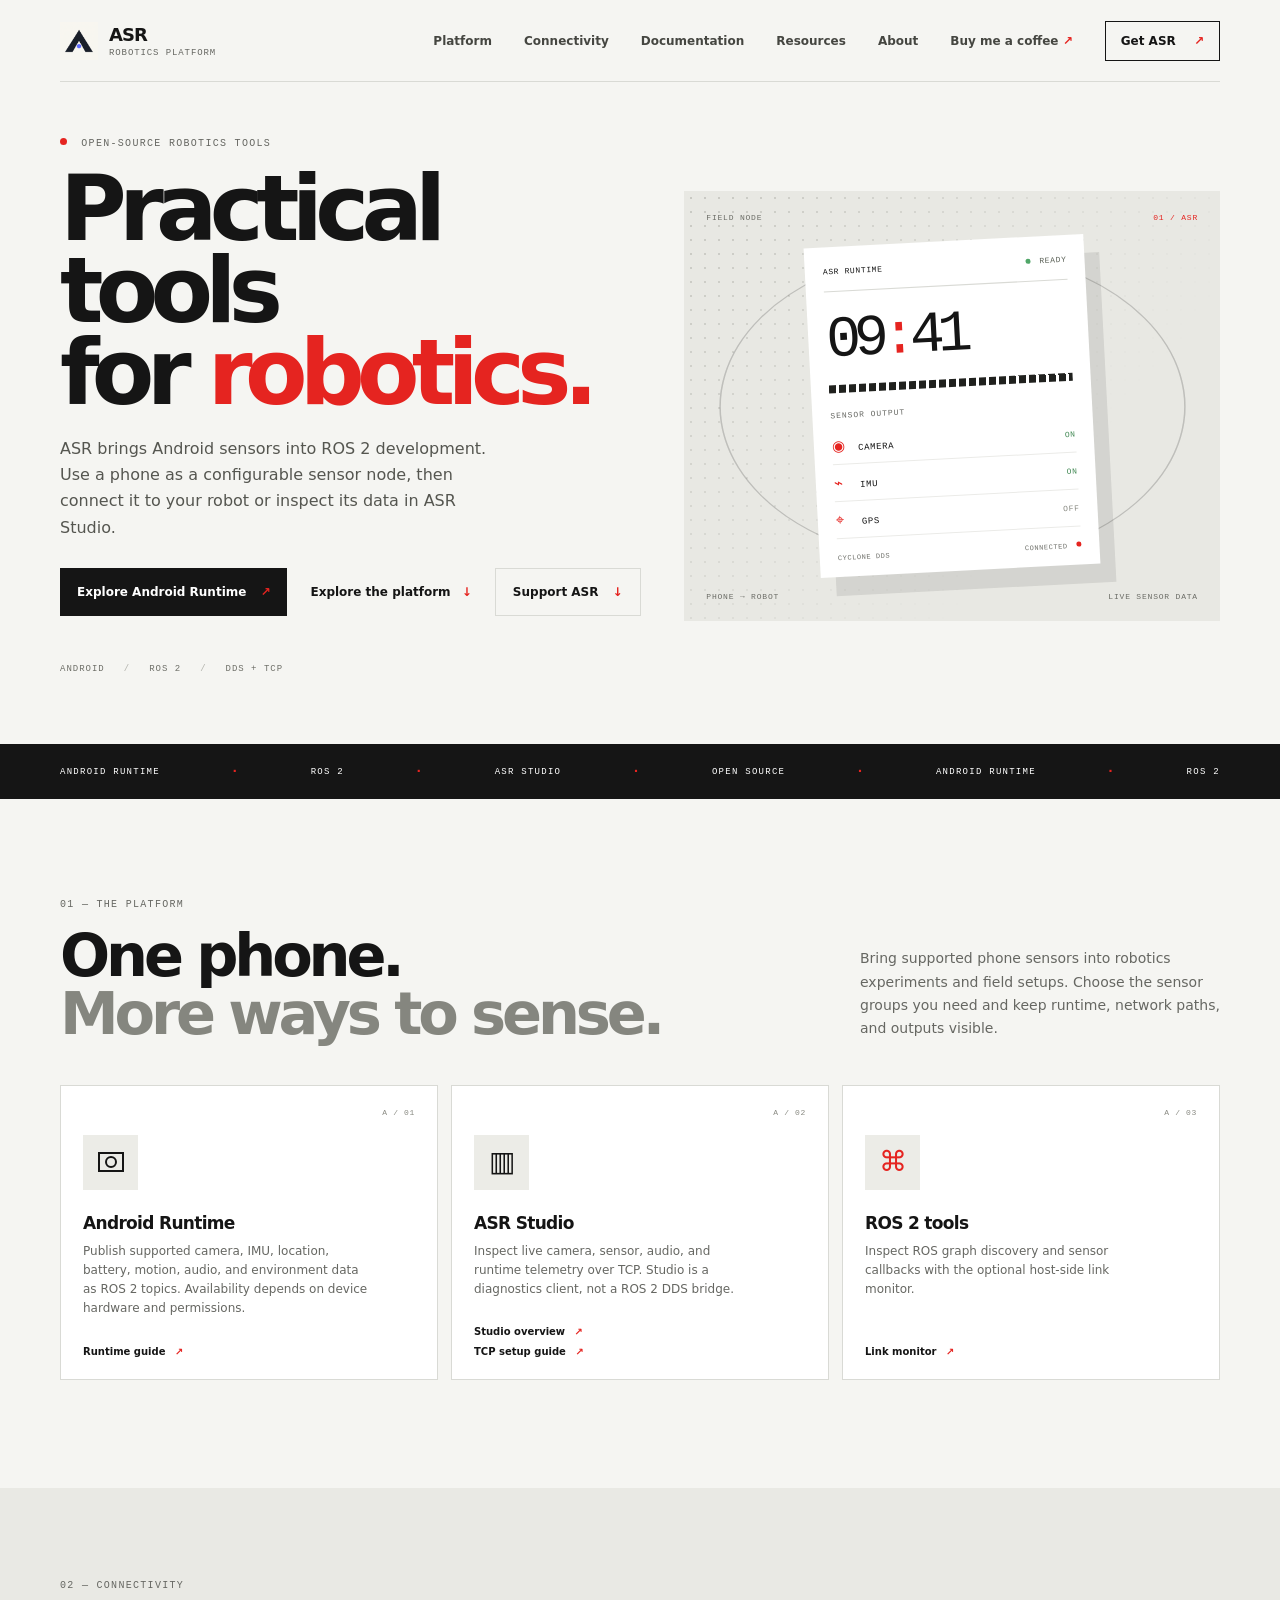
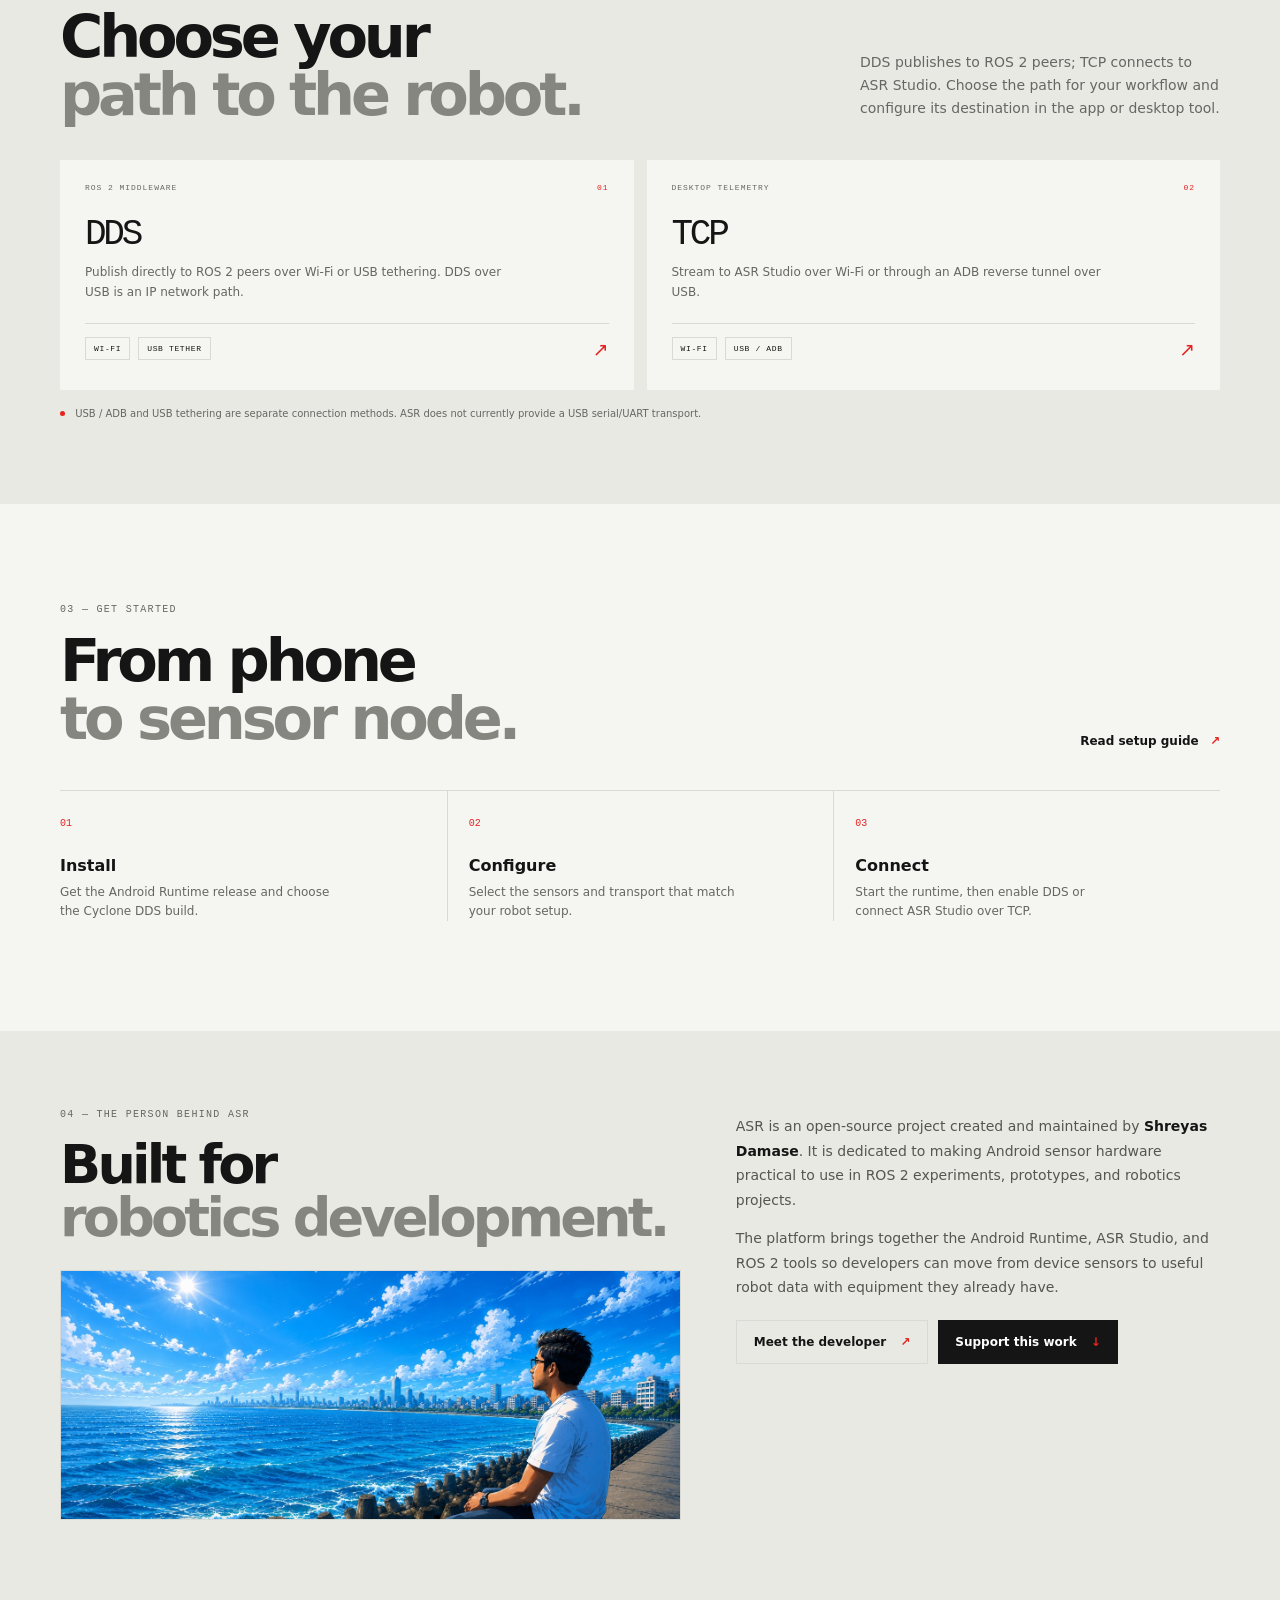
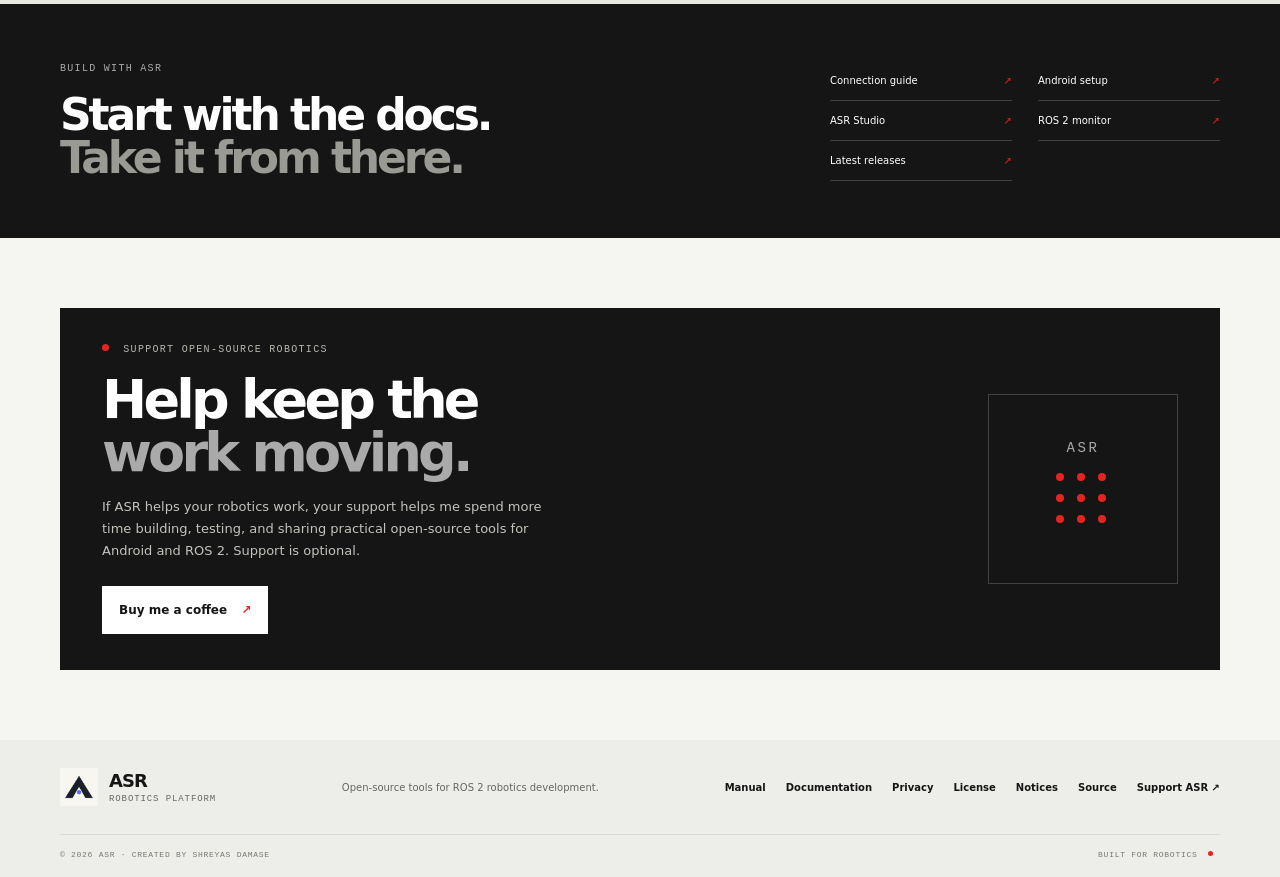
<file: website/index.html>
<!doctype html>
<html lang="en">
<head>
  <meta charset="utf-8">
  <meta name="viewport" content="width=device-width, initial-scale=1">
  <meta name="theme-color" content="#f5f5f2">
  <meta name="description" content="ASR Android is an open-source app that turns an Android phone into a ROS 2 sensor node, publishing camera, IMU, GPS and more over Cyclone DDS on Wi-Fi or USB.">
  <title>ASR Android: Turn Your Phone into a ROS 2 Sensor Node</title>
  <link rel="canonical" href="https://shreyasdamase.github.io/asr-android-runtime/">
  <meta name="google-site-verification" content="vNE3YZysovJRys55prB44RrXRGjqWdtsB45_wG4VwJk">
  <link rel="icon" type="image/png" sizes="512x512" href="assets/asr-app-icon.png">
  <link rel="stylesheet" href="styles.css">
</head>
<body>
  <header class="site-header wrap">
    <a class="brand" href="index.html" aria-label="ASR home"><img class="brand-icon" src="assets/asr-app-icon.png" alt=""><span>ASR <small>ROBOTICS PLATFORM</small></span></a>
    <button class="menu-toggle" type="button" aria-expanded="false" aria-controls="primary-nav"><span>MENU</span><i aria-hidden="true"></i></button>
    <nav id="primary-nav" aria-label="Main navigation">
      <a href="#platform">Platform</a>
      <a href="#connect">Connectivity</a>
      <a href="docs.html">Documentation</a>
      <a href="#resources">Resources</a>
      <a href="#about">About</a>
      <a class="nav-support" href="https://buymeacoffee.com/shreyasdamase" target="_blank" rel="noopener noreferrer">Buy me a coffee <span aria-hidden="true">↗</span></a>
      <a class="nav-cta" href="https://github.com/ShreyasDamase/asr-android-runtime/releases/latest">Get ASR <span aria-hidden="true">↗</span></a>
    </nav>
  </header>

  <main>
    <section class="hero wrap" aria-labelledby="hero-title">
      <div class="hero-copy">
        <p class="eyebrow"><span class="live-dot"></span> OPEN-SOURCE ROBOTICS TOOLS</p>
        <h1 id="hero-title">Practical tools<br>for <em>robotics.</em></h1>
        <p class="hero-lede">ASR brings Android sensors into ROS 2 development. Use a phone as a configurable sensor node, then connect it to your robot or inspect its data in ASR Studio.</p>
        <div class="hero-actions">
          <a class="button button-dark" href="https://github.com/ShreyasDamase/asr-android-runtime/releases/latest">Explore Android Runtime <span aria-hidden="true">↗</span></a>
          <a class="text-link" href="#platform">Explore the platform <span aria-hidden="true">↓</span></a>
          <a class="button button-outline" href="#support">Support ASR <span aria-hidden="true">↓</span></a>
        </div>
        <div class="hero-meta"><span>ANDROID</span><span>ROS 2</span><span>DDS + TCP</span></div>
      </div>
      <div class="hero-visual" aria-label="Illustration of an Android sensor node connected to a robotics platform">
        <div class="visual-grid"></div>
        <div class="visual-label label-top">FIELD NODE <span>01 / ASR</span></div>
        <div class="phone-card">
          <div class="phone-head"><span>ASR RUNTIME</span><span class="runtime-state"><i></i> READY</span></div>
          <div class="phone-time">09<span>:</span>41</div>
          <div class="dot-rule"></div>
          <p class="phone-sub">SENSOR OUTPUT</p>
          <div class="sensor-line"><span><b class="sensor-icon">◉</b> CAMERA</span><span class="sensor-on">ON</span></div>
          <div class="sensor-line"><span><b class="sensor-icon">⌁</b> IMU</span><span class="sensor-on">ON</span></div>
          <div class="sensor-line"><span><b class="sensor-icon">⌖</b> GPS</span><span class="sensor-off">OFF</span></div>
          <div class="phone-footer"><span>CYCLONE DDS</span><span>CONNECTED <b class="red-dot"></b></span></div>
        </div>
        <div class="orbit orbit-one"></div><div class="orbit orbit-two"></div>
        <div class="visual-caption"><span>PHONE → ROBOT</span><span>LIVE SENSOR DATA</span></div>
      </div>
    </section>

    <section class="ticker" aria-label="ASR platform components"><div class="ticker-inner"><span>ANDROID RUNTIME</span><b>·</b><span>ROS 2</span><b>·</b><span>ASR STUDIO</span><b>·</b><span>OPEN SOURCE</span><b>·</b><span>ANDROID RUNTIME</span><b>·</b><span>ROS 2</span></div></section>

    <section class="section wrap" id="platform">
      <div class="section-heading"><div><p class="eyebrow">01 — THE PLATFORM</p><h2>One phone.<br><span>More ways to sense.</span></h2></div><p class="section-intro">Bring supported phone sensors into robotics experiments and field setups. Choose the sensor groups you need and keep runtime, network paths, and outputs visible.</p></div>
      <div class="feature-grid">
        <article class="feature-card feature-primary"><span class="card-index">A / 01</span><div class="feature-glyph glyph-camera"><i></i></div><h3>Android Runtime</h3><p>Publish supported camera, IMU, location, battery, motion, audio, and environment data as ROS 2 topics. Availability depends on device hardware and permissions.</p><a href="https://github.com/ShreyasDamase/asr-android-runtime#readme">Runtime guide <span>↗</span></a></article>
        <article class="feature-card"><span class="card-index">A / 02</span><div class="feature-glyph glyph-studio">▥</div><h3>ASR Studio</h3><p>Inspect live camera, sensor, audio, and runtime telemetry over TCP. Studio is a diagnostics client, not a ROS 2 DDS bridge.</p><a href="https://github.com/ShreyasDamase/Asrstudio#readme">Studio overview <span>↗</span></a><a href="docs.html#studio-tcp">TCP setup guide <span>↗</span></a></article>
        <article class="feature-card"><span class="card-index">A / 03</span><div class="feature-glyph glyph-ros">⌘</div><h3>ROS 2 tools</h3><p>Inspect ROS graph discovery and sensor callbacks with the optional host-side link monitor.</p><a href="https://github.com/ShreyasDamase/asr-ros2-link-monitor">Link monitor <span>↗</span></a></article>
      </div>
    </section>

    <section class="connect-section" id="connect">
      <div class="wrap connect-wrap">
        <div class="section-heading"><div><p class="eyebrow">02 — CONNECTIVITY</p><h2>Choose your<br><span>path to the robot.</span></h2></div><p class="section-intro">DDS publishes to ROS 2 peers; TCP connects to ASR Studio. Choose the path for your workflow and configure its destination in the app or desktop tool.</p></div>
        <div class="transport-grid">
          <article class="transport-card"><div class="transport-top"><span class="transport-tag">ROS 2 MIDDLEWARE</span><span class="transport-number">01</span></div><h3>DDS</h3><p>Publish directly to ROS 2 peers over Wi-Fi or USB tethering. DDS over USB is an IP network path.</p><div class="transport-foot"><span>WI-FI</span><span>USB TETHER</span><span class="transport-mark">↗</span></div></article>
          <article class="transport-card"><div class="transport-top"><span class="transport-tag">DESKTOP TELEMETRY</span><span class="transport-number">02</span></div><h3>TCP</h3><p>Stream to ASR Studio over Wi-Fi or through an ADB reverse tunnel over USB.</p><div class="transport-foot"><span>WI-FI</span><span>USB / ADB</span><span class="transport-mark">↗</span></div></article>
        </div>
        <p class="small-note"><span class="red-dot"></span> USB / ADB and USB tethering are separate connection methods. ASR does not currently provide a USB serial/UART transport.</p>
      </div>
    </section>

    <section class="steps-section wrap">
      <div class="section-heading"><div><p class="eyebrow">03 — GET STARTED</p><h2>From phone<br><span>to sensor node.</span></h2></div><a class="text-link" href="https://github.com/ShreyasDamase/asr-android-runtime#start-the-phone-runtime">Read setup guide <span>↗</span></a></div>
      <div class="steps-grid"><article><span>01</span><h3>Install</h3><p>Get the Android Runtime release and choose the Cyclone DDS build.</p></article><article><span>02</span><h3>Configure</h3><p>Select the sensors and transport that match your robot setup.</p></article><article><span>03</span><h3>Connect</h3><p>Start the runtime, then enable DDS or connect ASR Studio over TCP.</p></article></div>
    </section>

    <section class="about-section" id="about"><div class="wrap about-inner"><div><p class="eyebrow">04 — THE PERSON BEHIND ASR</p><h2>Built for<br><span>robotics development.</span></h2><figure class="about-visual"><img src="assets/developer-photo.jpg" alt="Shreyas looking out over the ocean on a sunny day"></figure></div><div class="about-copy"><p>ASR is an open-source project created and maintained by <strong>Shreyas Damase</strong>. It is dedicated to making Android sensor hardware practical to use in ROS 2 experiments, prototypes, and robotics projects.</p><p>The platform brings together the Android Runtime, ASR Studio, and ROS 2 tools so developers can move from device sensors to useful robot data with equipment they already have.</p><div class="about-actions"><a class="button button-outline" href="https://github.com/ShreyasDamase">Meet the developer <span>↗</span></a><a class="button button-dark" href="#support">Support this work <span>↓</span></a></div></div></div></section>

    <section class="resource-band" id="resources"><div class="wrap resource-inner"><div><p class="eyebrow">BUILD WITH ASR</p><h2>Start with the docs.<br><span>Take it from there.</span></h2></div><div class="resource-actions"><a href="docs.html">Connection guide <span>↗</span></a><a href="https://github.com/ShreyasDamase/asr-android-runtime#readme">Android setup <span>↗</span></a><a href="https://github.com/ShreyasDamase/Asrstudio#readme">ASR Studio <span>↗</span></a><a href="https://github.com/ShreyasDamase/asr-ros2-link-monitor#readme">ROS 2 monitor <span>↗</span></a><a href="https://github.com/ShreyasDamase/asr-android-runtime/releases/latest">Latest releases <span>↗</span></a></div></div></section>
    <section class="support-section" id="support"><div class="wrap support-card"><div class="support-copy"><p class="eyebrow"><span class="live-dot"></span> SUPPORT OPEN-SOURCE ROBOTICS</p><h2>Help keep the<br><span>work moving.</span></h2><p>If ASR helps your robotics work, your support helps me spend more time building, testing, and sharing practical open-source tools for Android and ROS 2. Support is optional.</p><a class="button button-dark" href="https://buymeacoffee.com/shreyasdamase" target="_blank" rel="noopener noreferrer">Buy me a coffee <span aria-hidden="true">↗</span></a></div><div class="support-mark" aria-hidden="true"><span>ASR</span><i></i><i></i><i></i><i></i><i></i><i></i><i></i><i></i><i></i></div></div></section>
  </main>

  <footer class="site-footer"><div class="wrap footer-main"><a class="brand" href="index.html"><img class="brand-icon" src="assets/asr-app-icon.png" alt=""><span>ASR <small>ROBOTICS PLATFORM</small></span></a><p>Open-source tools for ROS 2 robotics development.</p><div class="footer-links"><a href="manual.html">Manual</a><a href="docs.html">Documentation</a><a href="privacy.html">Privacy</a><a href="license.html">License</a><a href="notices.html">Notices</a><a href="https://github.com/ShreyasDamase/asr-android-runtime">Source</a><a href="https://buymeacoffee.com/shreyasdamase" target="_blank" rel="noopener noreferrer">Support ASR ↗</a></div></div><div class="wrap footer-bottom"><span>© 2026 ASR · CREATED BY SHREYAS DAMASE</span><span>BUILT FOR ROBOTICS <i class="red-dot"></i></span></div></footer>
  <script src="menu.js" defer></script>
</body>
</html>
</file>
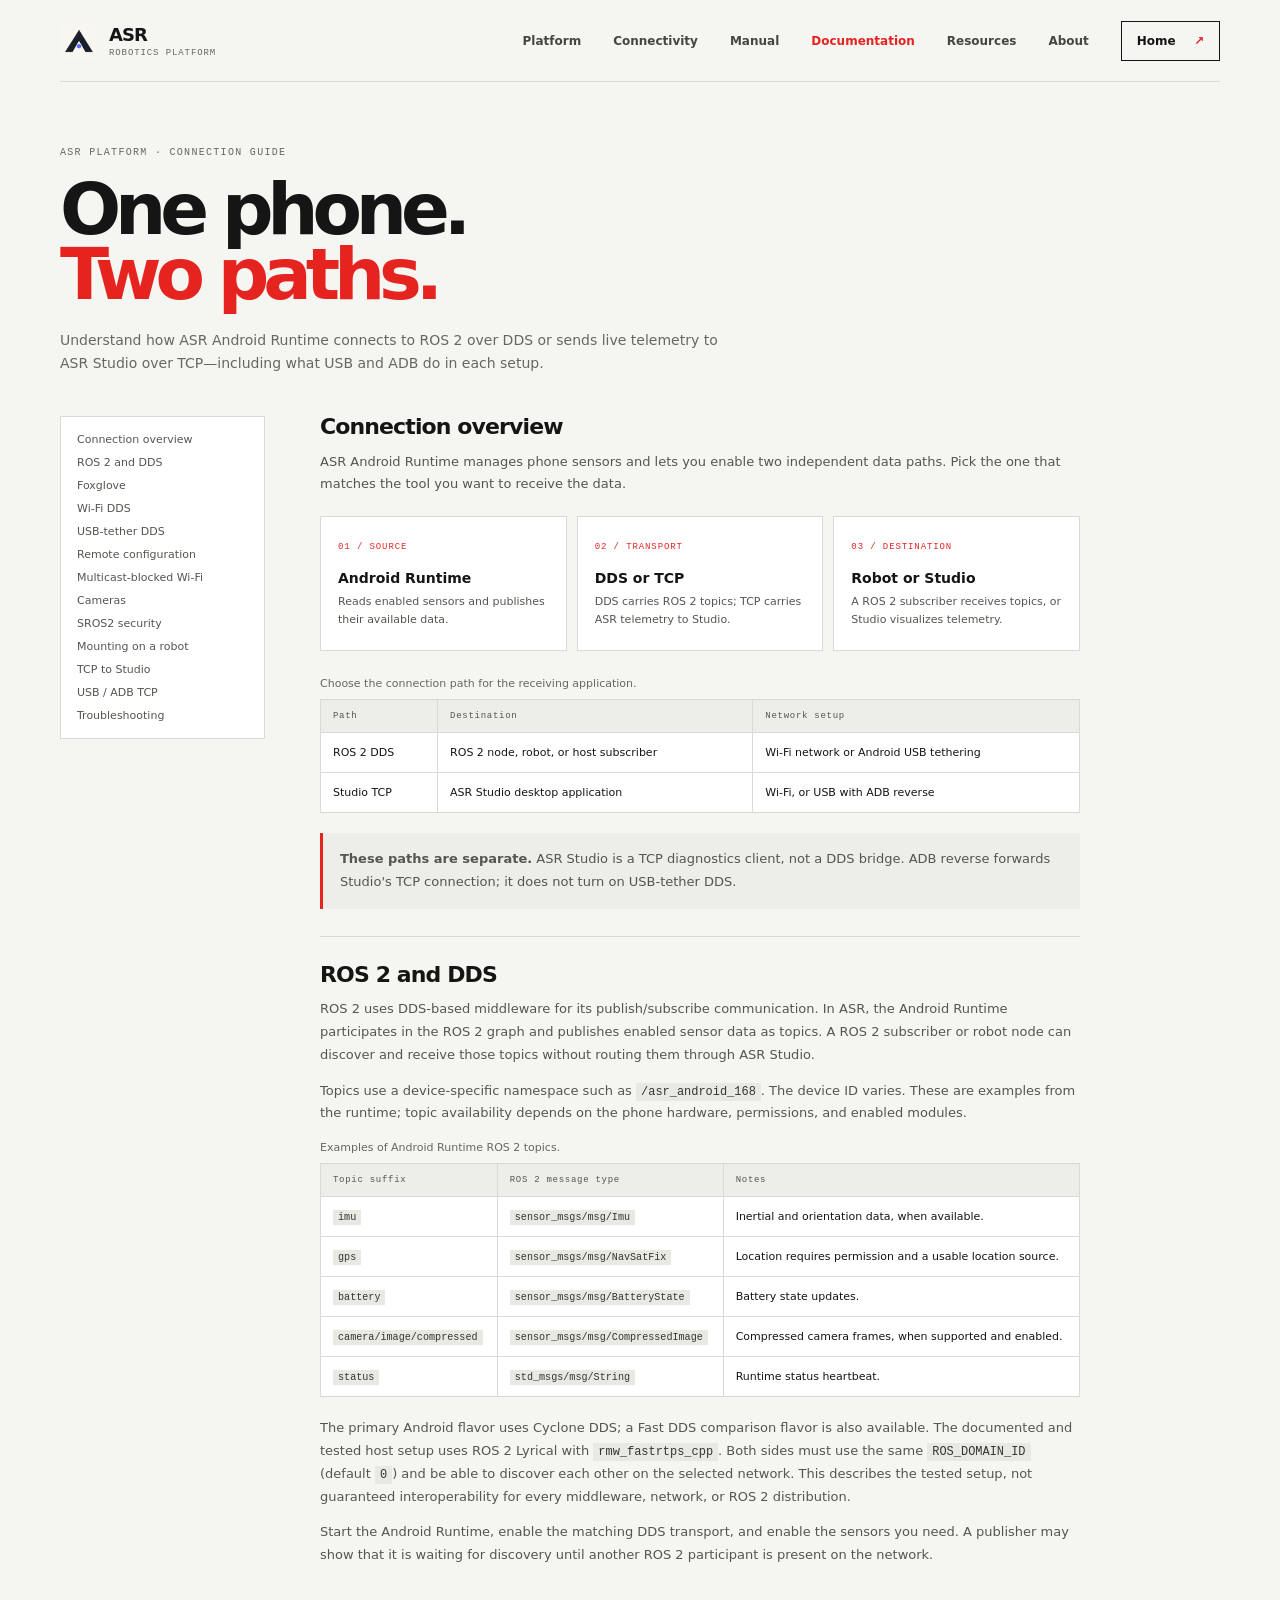
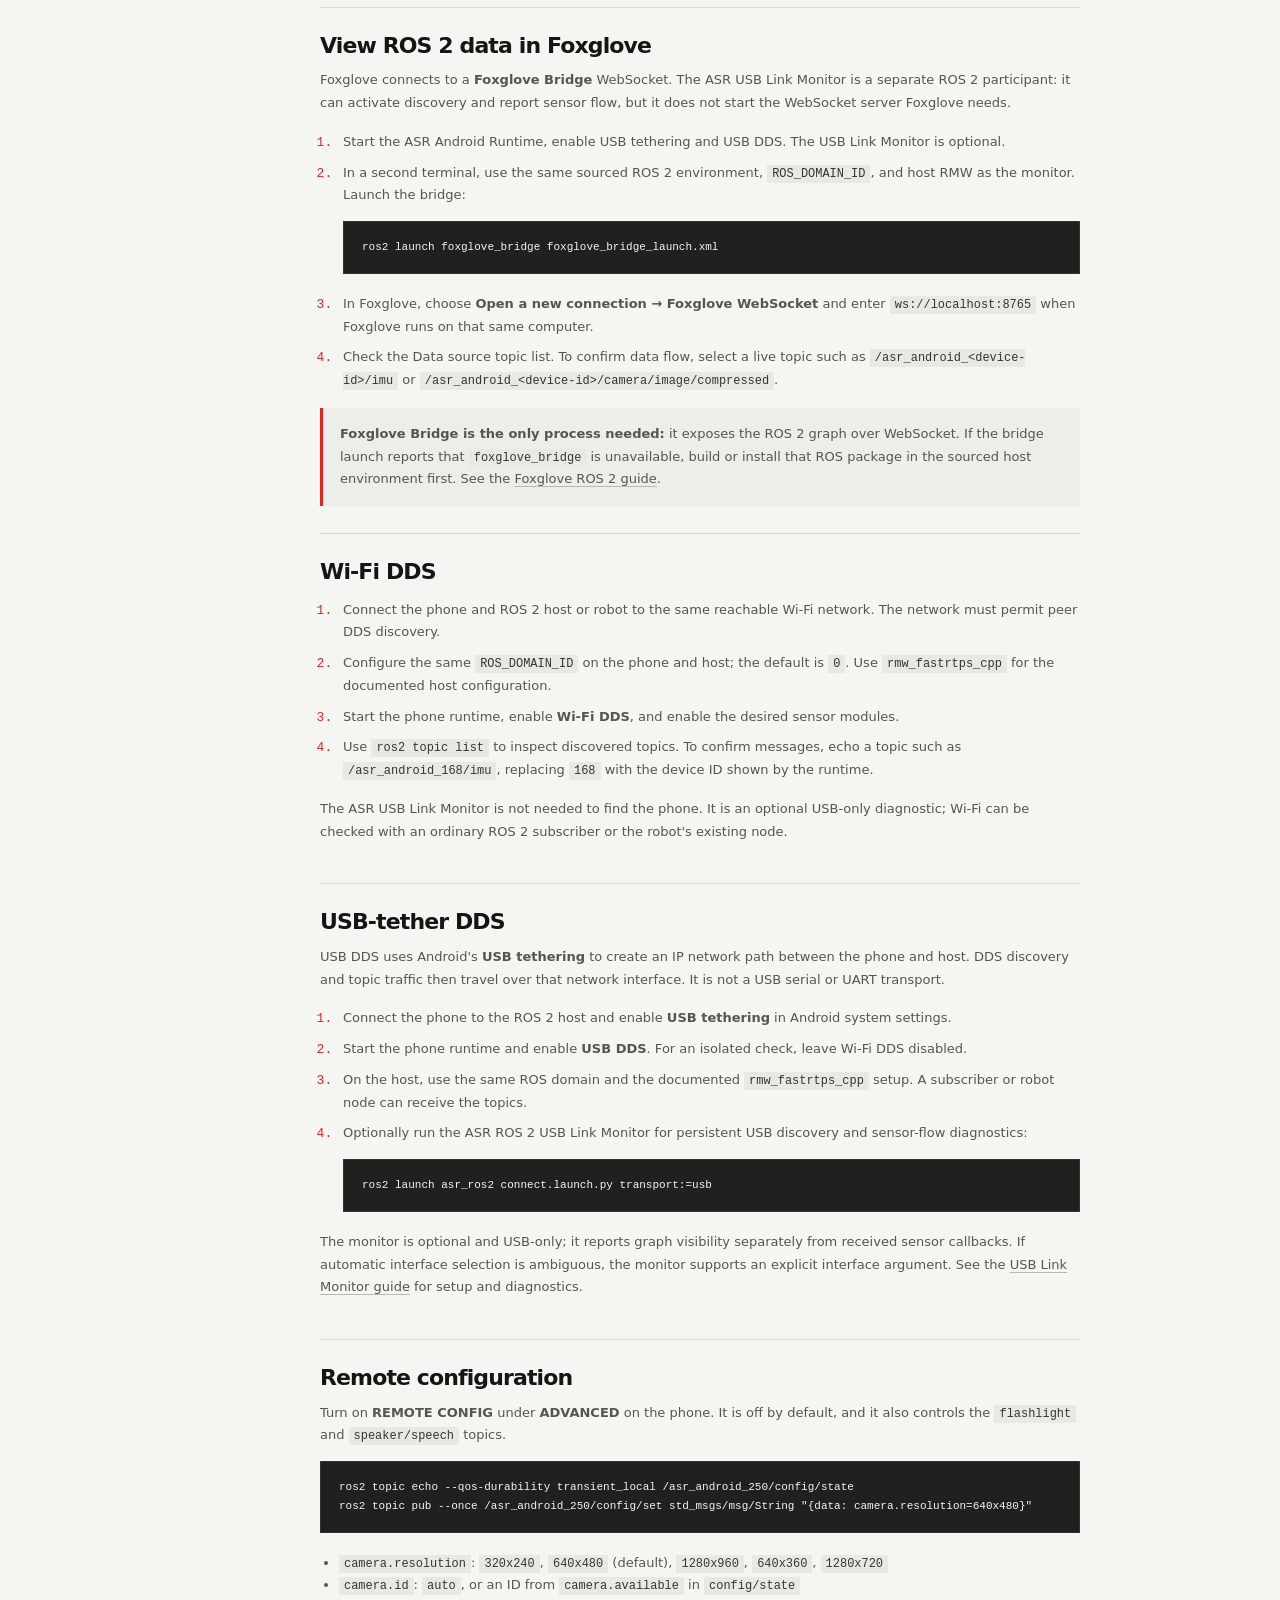
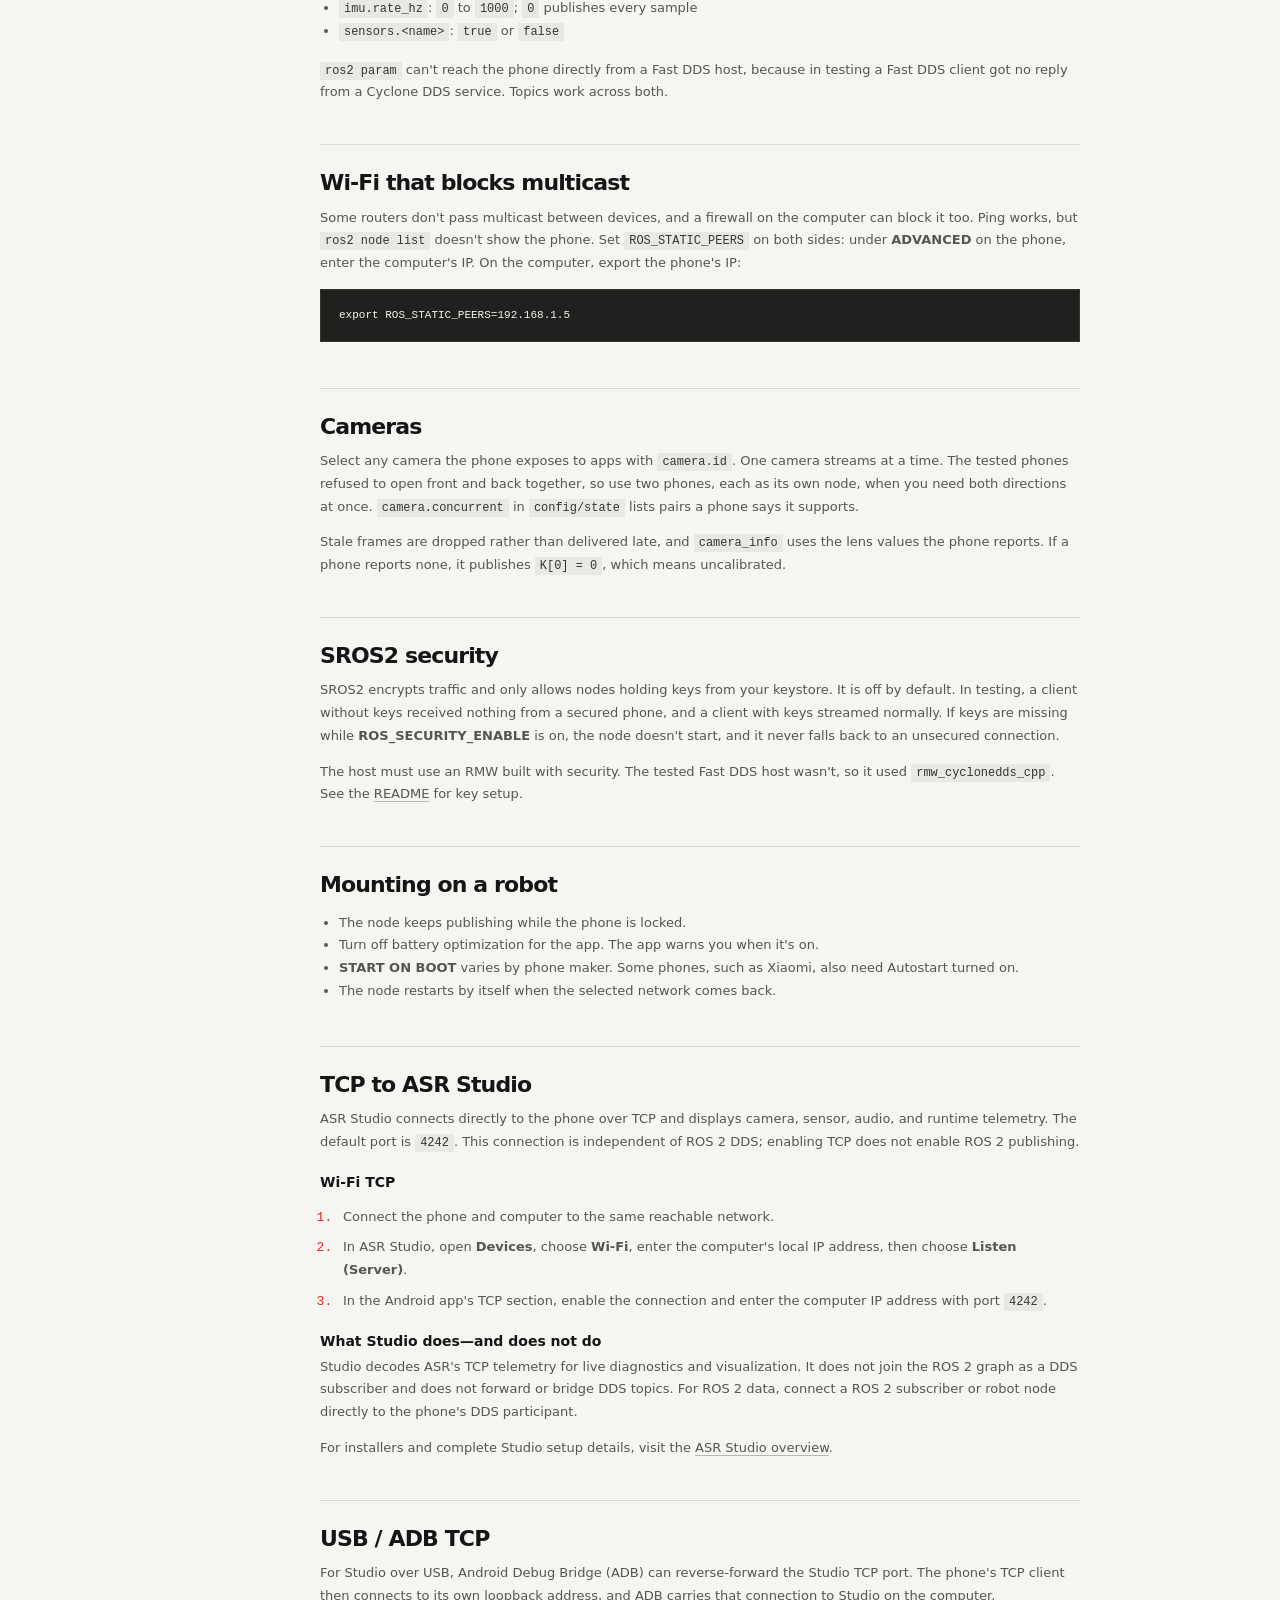
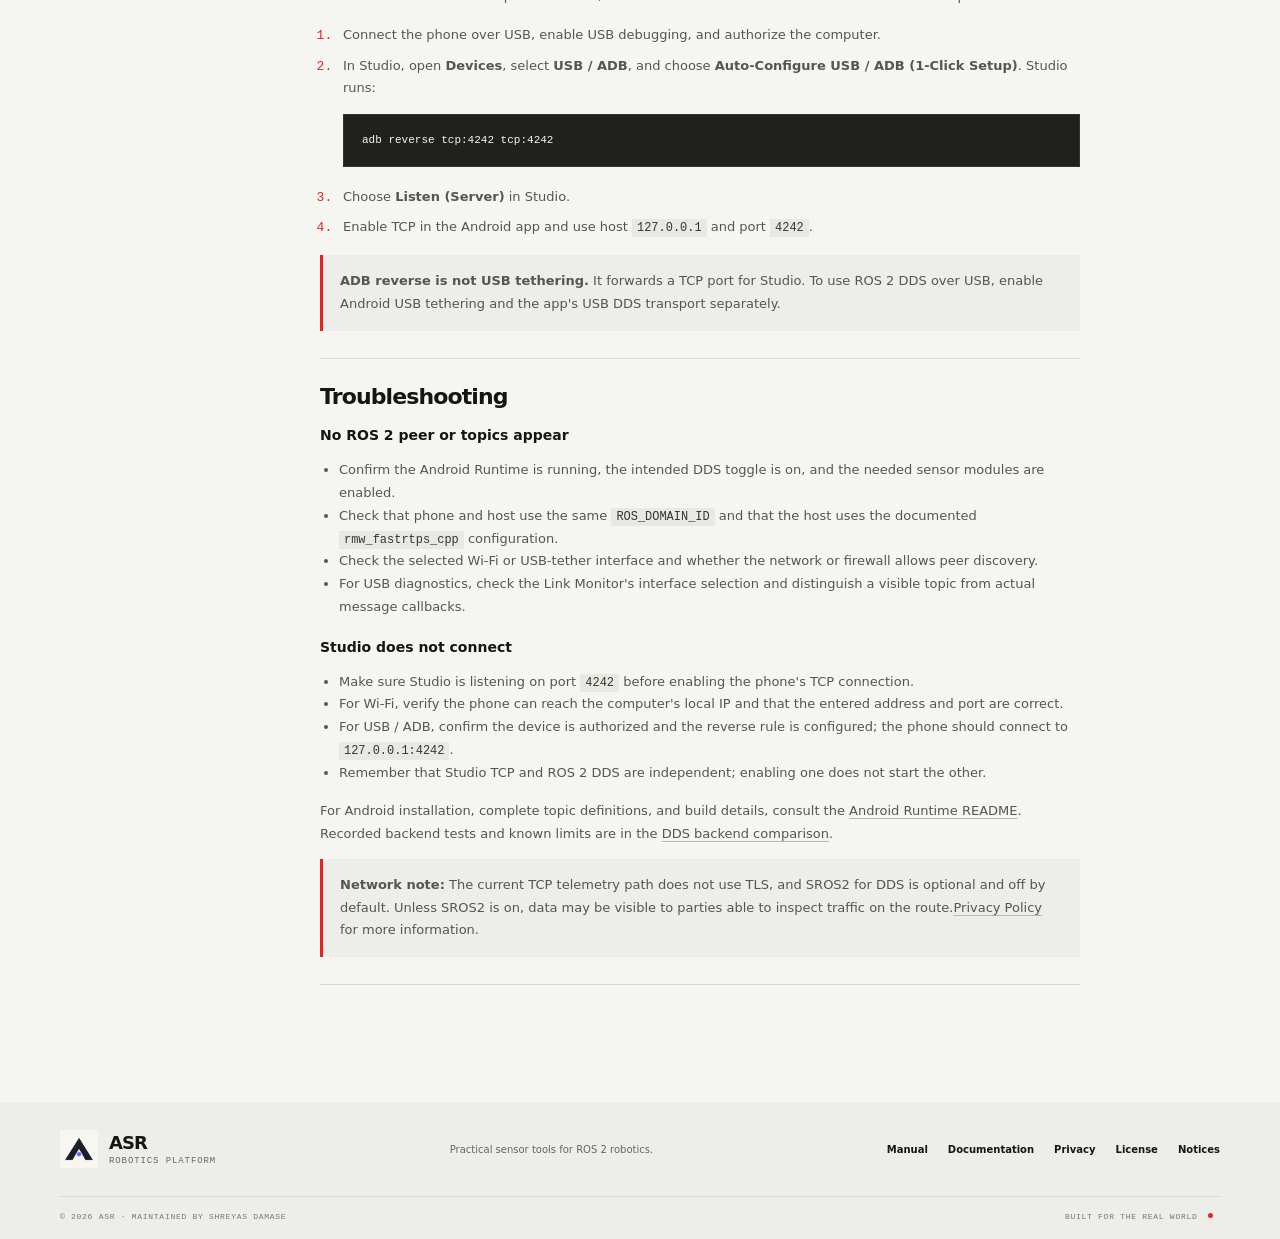
<file: website/docs.html>
<!doctype html>
<html lang="en">
<head>
  <meta charset="utf-8">
  <meta name="viewport" content="width=device-width, initial-scale=1">
  <meta name="theme-color" content="#f5f5f2">
  <meta name="description" content="ASR Android connection guide: understand ROS 2, DDS, TCP to ASR Studio, and USB / ADB forwarding.">
  <title>ROS 2 Connection Guide for Android: DDS, TCP and USB | ASR Android</title>
  <link rel="canonical" href="https://shreyasdamase.github.io/asr-android-runtime/docs.html">
  <link rel="icon" type="image/png" sizes="512x512" href="assets/asr-app-icon.png">
  <link rel="stylesheet" href="styles.css">
</head>
<body>
  <header class="site-header wrap">
    <a class="brand" href="index.html" aria-label="ASR home"><img class="brand-icon" src="assets/asr-app-icon.png" alt=""><span>ASR <small>ROBOTICS PLATFORM</small></span></a>
    <button class="menu-toggle" type="button" aria-expanded="false" aria-controls="primary-nav"><span>MENU</span><i aria-hidden="true"></i></button>
    <nav id="primary-nav" aria-label="Main navigation">
      <a href="index.html#platform">Platform</a>
      <a href="index.html#connect">Connectivity</a>
      <a href="manual.html">Manual</a>
      <a href="docs.html" aria-current="page">Documentation</a>
      <a href="index.html#resources">Resources</a>
      <a href="index.html#about">About</a>
      <a class="nav-cta" href="index.html">Home <span aria-hidden="true">↗</span></a>
    </nav>
  </header>

  <main class="legal-main wrap">
    <div class="legal-title">
      <p class="eyebrow">ASR PLATFORM · CONNECTION GUIDE</p>
      <h1>One phone.<br><em>Two paths.</em></h1>
      <p>Understand how ASR Android Runtime connects to ROS 2 over DDS or sends live telemetry to ASR Studio over TCP—including what USB and ADB do in each setup.</p>
    </div>

    <div class="legal-layout">
      <nav class="legal-nav" aria-label="Documentation contents">
        <a href="#architecture">Connection overview</a>
        <a href="#ros2-dds">ROS 2 and DDS</a>
        <a href="#foxglove">Foxglove</a>
        <a href="#wifi-dds">Wi-Fi DDS</a>
        <a href="#usb-dds">USB-tether DDS</a>
        <a href="#remote-config">Remote configuration</a>
        <a href="#static-peers">Multicast-blocked Wi-Fi</a>
        <a href="#cameras">Cameras</a>
        <a href="#sros2">SROS2 security</a>
        <a href="#robot-mount">Mounting on a robot</a>
        <a href="#studio-tcp">TCP to Studio</a>
        <a href="#adb-tcp">USB / ADB TCP</a>
        <a href="#troubleshooting">Troubleshooting</a>
      </nav>

      <article class="legal-content docs-content">
        <section id="architecture">
          <h2>Connection overview</h2>
          <p>ASR Android Runtime manages phone sensors and lets you enable two independent data paths. Pick the one that matches the tool you want to receive the data.</p>
          <div class="docs-flow" role="group" aria-label="ASR connection flow">
            <article><span>01 / SOURCE</span><h3>Android Runtime</h3><p>Reads enabled sensors and publishes their available data.</p></article>
            <article><span>02 / TRANSPORT</span><h3>DDS or TCP</h3><p>DDS carries ROS 2 topics; TCP carries ASR telemetry to Studio.</p></article>
            <article><span>03 / DESTINATION</span><h3>Robot or Studio</h3><p>A ROS 2 subscriber receives topics, or Studio visualizes telemetry.</p></article>
          </div>
          <div class="docs-table-wrap">
            <table class="docs-table">
              <caption>Choose the connection path for the receiving application.</caption>
              <thead><tr><th scope="col">Path</th><th scope="col">Destination</th><th scope="col">Network setup</th></tr></thead>
              <tbody>
                <tr><td>ROS 2 DDS</td><td>ROS 2 node, robot, or host subscriber</td><td>Wi-Fi network or Android USB tethering</td></tr>
                <tr><td>Studio TCP</td><td>ASR Studio desktop application</td><td>Wi-Fi, or USB with ADB reverse</td></tr>
              </tbody>
            </table>
          </div>
          <div class="docs-callout"><p><strong>These paths are separate.</strong> ASR Studio is a TCP diagnostics client, not a DDS bridge. ADB reverse forwards Studio's TCP connection; it does not turn on USB-tether DDS.</p></div>
        </section>

        <section id="ros2-dds">
          <h2>ROS 2 and DDS</h2>
          <p>ROS 2 uses DDS-based middleware for its publish/subscribe communication. In ASR, the Android Runtime participates in the ROS 2 graph and publishes enabled sensor data as topics. A ROS 2 subscriber or robot node can discover and receive those topics without routing them through ASR Studio.</p>
          <p>Topics use a device-specific namespace such as <code>/asr_android_168</code>. The device ID varies. These are examples from the runtime; topic availability depends on the phone hardware, permissions, and enabled modules.</p>
          <div class="docs-table-wrap">
            <table class="docs-table">
              <caption>Examples of Android Runtime ROS 2 topics.</caption>
              <thead><tr><th scope="col">Topic suffix</th><th scope="col">ROS 2 message type</th><th scope="col">Notes</th></tr></thead>
              <tbody>
                <tr><td><code>imu</code></td><td><code>sensor_msgs/msg/Imu</code></td><td>Inertial and orientation data, when available.</td></tr>
                <tr><td><code>gps</code></td><td><code>sensor_msgs/msg/NavSatFix</code></td><td>Location requires permission and a usable location source.</td></tr>
                <tr><td><code>battery</code></td><td><code>sensor_msgs/msg/BatteryState</code></td><td>Battery state updates.</td></tr>
                <tr><td><code>camera/image/compressed</code></td><td><code>sensor_msgs/msg/CompressedImage</code></td><td>Compressed camera frames, when supported and enabled.</td></tr>
                <tr><td><code>status</code></td><td><code>std_msgs/msg/String</code></td><td>Runtime status heartbeat.</td></tr>
              </tbody>
            </table>
          </div>
          <p>The primary Android flavor uses Cyclone DDS; a Fast DDS comparison flavor is also available. The documented and tested host setup uses ROS 2 Lyrical with <code>rmw_fastrtps_cpp</code>. Both sides must use the same <code>ROS_DOMAIN_ID</code> (default <code>0</code>) and be able to discover each other on the selected network. This describes the tested setup, not guaranteed interoperability for every middleware, network, or ROS 2 distribution.</p>
          <p>Start the Android Runtime, enable the matching DDS transport, and enable the sensors you need. A publisher may show that it is waiting for discovery until another ROS 2 participant is present on the network.</p>
        </section>

        <section id="foxglove">
          <h2>View ROS 2 data in Foxglove</h2>
          <p>Foxglove connects to a <strong>Foxglove Bridge</strong> WebSocket. The ASR USB Link Monitor is a separate ROS 2 participant: it can activate discovery and report sensor flow, but it does not start the WebSocket server Foxglove needs.</p>
          <ol class="docs-steps">
            <li>Start the ASR Android Runtime, enable USB tethering and USB DDS. The USB Link Monitor is optional.</li>
            <li>In a second terminal, use the same sourced ROS 2 environment, <code>ROS_DOMAIN_ID</code>, and host RMW as the monitor. Launch the bridge:
              <pre class="docs-code"><code>ros2 launch foxglove_bridge foxglove_bridge_launch.xml</code></pre>
            </li>
            <li>In Foxglove, choose <strong>Open a new connection → Foxglove WebSocket</strong> and enter <code>ws://localhost:8765</code> when Foxglove runs on that same computer.</li>
            <li>Check the Data source topic list. To confirm data flow, select a live topic such as <code>/asr_android_&lt;device-id&gt;/imu</code> or <code>/asr_android_&lt;device-id&gt;/camera/image/compressed</code>.</li>
          </ol>
          <div class="docs-callout"><p><strong>Foxglove Bridge is the only process needed:</strong> it exposes the ROS 2 graph over WebSocket. If the bridge launch reports that <code>foxglove_bridge</code> is unavailable, build or install that ROS package in the sourced host environment first. See the <a href="https://docs.foxglove.dev/docs/getting-started/frameworks/ros2" target="_blank" rel="noopener noreferrer">Foxglove ROS 2 guide</a>.</p></div>
        </section>

        <section id="wifi-dds">
          <h2>Wi-Fi DDS</h2>
          <ol class="docs-steps">
            <li>Connect the phone and ROS 2 host or robot to the same reachable Wi-Fi network. The network must permit peer DDS discovery.</li>
            <li>Configure the same <code>ROS_DOMAIN_ID</code> on the phone and host; the default is <code>0</code>. Use <code>rmw_fastrtps_cpp</code> for the documented host configuration.</li>
            <li>Start the phone runtime, enable <strong>Wi-Fi DDS</strong>, and enable the desired sensor modules.</li>
            <li>Use <code>ros2 topic list</code> to inspect discovered topics. To confirm messages, echo a topic such as <code>/asr_android_168/imu</code>, replacing <code>168</code> with the device ID shown by the runtime.</li>
          </ol>
          <p>The ASR USB Link Monitor is not needed to find the phone. It is an optional USB-only diagnostic; Wi-Fi can be checked with an ordinary ROS 2 subscriber or the robot's existing node.</p>
        </section>

        <section id="usb-dds">
          <h2>USB-tether DDS</h2>
          <p>USB DDS uses Android's <strong>USB tethering</strong> to create an IP network path between the phone and host. DDS discovery and topic traffic then travel over that network interface. It is not a USB serial or UART transport.</p>
          <ol class="docs-steps">
            <li>Connect the phone to the ROS 2 host and enable <strong>USB tethering</strong> in Android system settings.</li>
            <li>Start the phone runtime and enable <strong>USB DDS</strong>. For an isolated check, leave Wi-Fi DDS disabled.</li>
            <li>On the host, use the same ROS domain and the documented <code>rmw_fastrtps_cpp</code> setup. A subscriber or robot node can receive the topics.</li>
            <li>Optionally run the ASR ROS 2 USB Link Monitor for persistent USB discovery and sensor-flow diagnostics:
              <pre class="docs-code"><code>ros2 launch asr_ros2 connect.launch.py transport:=usb</code></pre>
            </li>
          </ol>
          <p>The monitor is optional and USB-only; it reports graph visibility separately from received sensor callbacks. If automatic interface selection is ambiguous, the monitor supports an explicit interface argument. See the <a href="https://github.com/ShreyasDamase/asr-ros2-link-monitor#readme" target="_blank" rel="noopener noreferrer">USB Link Monitor guide</a> for setup and diagnostics.</p>
        </section>

        <section id="remote-config">
          <h2>Remote configuration</h2>
          <p>Turn on <strong>REMOTE CONFIG</strong> under <strong>ADVANCED</strong> on the phone. It is off by default, and it also controls the <code>flashlight</code> and <code>speaker/speech</code> topics.</p>
          <pre class="docs-code"><code>ros2 topic echo --qos-durability transient_local /asr_android_250/config/state
ros2 topic pub --once /asr_android_250/config/set std_msgs/msg/String "{data: camera.resolution=640x480}"</code></pre>
          <ul>
            <li><code>camera.resolution</code>: <code>320x240</code>, <code>640x480</code> (default), <code>1280x960</code>, <code>640x360</code>, <code>1280x720</code></li>
            <li><code>camera.id</code>: <code>auto</code>, or an ID from <code>camera.available</code> in <code>config/state</code></li>
            <li><code>imu.rate_hz</code>: <code>0</code> to <code>1000</code>; <code>0</code> publishes every sample</li>
            <li><code>sensors.&lt;name&gt;</code>: <code>true</code> or <code>false</code></li>
          </ul>
          <p><code>ros2 param</code> can't reach the phone directly from a Fast DDS host, because in testing a Fast DDS client got no reply from a Cyclone DDS service. Topics work across both.</p>
        </section>

        <section id="static-peers">
          <h2>Wi-Fi that blocks multicast</h2>
          <p>Some routers don't pass multicast between devices, and a firewall on the computer can block it too. Ping works, but <code>ros2 node list</code> doesn't show the phone. Set <code>ROS_STATIC_PEERS</code> on both sides: under <strong>ADVANCED</strong> on the phone, enter the computer's IP. On the computer, export the phone's IP:</p>
          <pre class="docs-code"><code>export ROS_STATIC_PEERS=192.168.1.5</code></pre>
        </section>

        <section id="cameras">
          <h2>Cameras</h2>
          <p>Select any camera the phone exposes to apps with <code>camera.id</code>. One camera streams at a time. The tested phones refused to open front and back together, so use two phones, each as its own node, when you need both directions at once. <code>camera.concurrent</code> in <code>config/state</code> lists pairs a phone says it supports.</p>
          <p>Stale frames are dropped rather than delivered late, and <code>camera_info</code> uses the lens values the phone reports. If a phone reports none, it publishes <code>K[0] = 0</code>, which means uncalibrated.</p>
        </section>

        <section id="sros2">
          <h2>SROS2 security</h2>
          <p>SROS2 encrypts traffic and only allows nodes holding keys from your keystore. It is off by default. In testing, a client without keys received nothing from a secured phone, and a client with keys streamed normally. If keys are missing while <strong>ROS_SECURITY_ENABLE</strong> is on, the node doesn't start, and it never falls back to an unsecured connection.</p>
          <p>The host must use an RMW built with security. The tested Fast DDS host wasn't, so it used <code>rmw_cyclonedds_cpp</code>. See the <a href="https://github.com/ShreyasDamase/asr-android-runtime#readme" target="_blank" rel="noopener noreferrer">README</a> for key setup.</p>
        </section>

        <section id="robot-mount">
          <h2>Mounting on a robot</h2>
          <ul>
            <li>The node keeps publishing while the phone is locked.</li>
            <li>Turn off battery optimization for the app. The app warns you when it's on.</li>
            <li><strong>START ON BOOT</strong> varies by phone maker. Some phones, such as Xiaomi, also need Autostart turned on.</li>
            <li>The node restarts by itself when the selected network comes back.</li>
          </ul>
        </section>

        <section id="studio-tcp">
          <h2>TCP to ASR Studio</h2>
          <p>ASR Studio connects directly to the phone over TCP and displays camera, sensor, audio, and runtime telemetry. The default port is <code>4242</code>. This connection is independent of ROS 2 DDS; enabling TCP does not enable ROS 2 publishing.</p>

          <h3>Wi-Fi TCP</h3>
          <ol class="docs-steps">
            <li>Connect the phone and computer to the same reachable network.</li>
            <li>In ASR Studio, open <strong>Devices</strong>, choose <strong>Wi-Fi</strong>, enter the computer's local IP address, then choose <strong>Listen (Server)</strong>.</li>
            <li>In the Android app's TCP section, enable the connection and enter the computer IP address with port <code>4242</code>.</li>
          </ol>

          <h3>What Studio does—and does not do</h3>
          <p>Studio decodes ASR's TCP telemetry for live diagnostics and visualization. It does not join the ROS 2 graph as a DDS subscriber and does not forward or bridge DDS topics. For ROS 2 data, connect a ROS 2 subscriber or robot node directly to the phone's DDS participant.</p>
          <p>For installers and complete Studio setup details, visit the <a href="https://github.com/ShreyasDamase/Asrstudio#readme" target="_blank" rel="noopener noreferrer">ASR Studio overview</a>.</p>
        </section>

        <section id="adb-tcp">
          <h2>USB / ADB TCP</h2>
          <p>For Studio over USB, Android Debug Bridge (ADB) can reverse-forward the Studio TCP port. The phone's TCP client then connects to its own loopback address, and ADB carries that connection to Studio on the computer.</p>
          <ol class="docs-steps">
            <li>Connect the phone over USB, enable USB debugging, and authorize the computer.</li>
            <li>In Studio, open <strong>Devices</strong>, select <strong>USB / ADB</strong>, and choose <strong>Auto-Configure USB / ADB (1-Click Setup)</strong>. Studio runs:
              <pre class="docs-code"><code>adb reverse tcp:4242 tcp:4242</code></pre>
            </li>
            <li>Choose <strong>Listen (Server)</strong> in Studio.</li>
            <li>Enable TCP in the Android app and use host <code>127.0.0.1</code> and port <code>4242</code>.</li>
          </ol>
          <div class="docs-callout"><p><strong>ADB reverse is not USB tethering.</strong> It forwards a TCP port for Studio. To use ROS 2 DDS over USB, enable Android USB tethering and the app's USB DDS transport separately.</p></div>
        </section>

        <section id="troubleshooting">
          <h2>Troubleshooting</h2>
          <h3>No ROS 2 peer or topics appear</h3>
          <ul>
            <li>Confirm the Android Runtime is running, the intended DDS toggle is on, and the needed sensor modules are enabled.</li>
            <li>Check that phone and host use the same <code>ROS_DOMAIN_ID</code> and that the host uses the documented <code>rmw_fastrtps_cpp</code> configuration.</li>
            <li>Check the selected Wi-Fi or USB-tether interface and whether the network or firewall allows peer discovery.</li>
            <li>For USB diagnostics, check the Link Monitor's interface selection and distinguish a visible topic from actual message callbacks.</li>
          </ul>
          <h3>Studio does not connect</h3>
          <ul>
            <li>Make sure Studio is listening on port <code>4242</code> before enabling the phone's TCP connection.</li>
            <li>For Wi-Fi, verify the phone can reach the computer's local IP and that the entered address and port are correct.</li>
            <li>For USB / ADB, confirm the device is authorized and the reverse rule is configured; the phone should connect to <code>127.0.0.1:4242</code>.</li>
            <li>Remember that Studio TCP and ROS 2 DDS are independent; enabling one does not start the other.</li>
          </ul>
          <p>For Android installation, complete topic definitions, and build details, consult the <a href="https://github.com/ShreyasDamase/asr-android-runtime#readme" target="_blank" rel="noopener noreferrer">Android Runtime README</a>. Recorded backend tests and known limits are in the <a href="https://github.com/ShreyasDamase/asr-android-runtime/blob/main/docs/android-dds-backend-comparison.md" target="_blank" rel="noopener noreferrer">DDS backend comparison</a>.</p>
          <div class="docs-callout"><p><strong>Network note:</strong> The current TCP telemetry path does not use TLS, and SROS2 for DDS is optional and off by default. Unless SROS2 is on, data may be visible to parties able to inspect traffic on the route.<a href="privacy.html">Privacy Policy</a> for more information.</p></div>
        </section>
      </article>
    </div>
  </main>

  <footer class="site-footer">
    <div class="wrap footer-main">
      <a class="brand" href="index.html"><img class="brand-icon" src="assets/asr-app-icon.png" alt=""><span>ASR <small>ROBOTICS PLATFORM</small></span></a>
      <p>Practical sensor tools for ROS 2 robotics.</p>
      <div class="footer-links"><a href="manual.html">Manual</a><a href="docs.html">Documentation</a><a href="privacy.html">Privacy</a><a href="license.html">License</a><a href="notices.html">Notices</a></div>
    </div>
    <div class="wrap footer-bottom"><span>© 2026 ASR · MAINTAINED BY SHREYAS DAMASE</span><span>BUILT FOR THE REAL WORLD <i class="red-dot"></i></span></div>
  </footer>
  <script src="menu.js" defer></script>
</body>
</html>
</file>
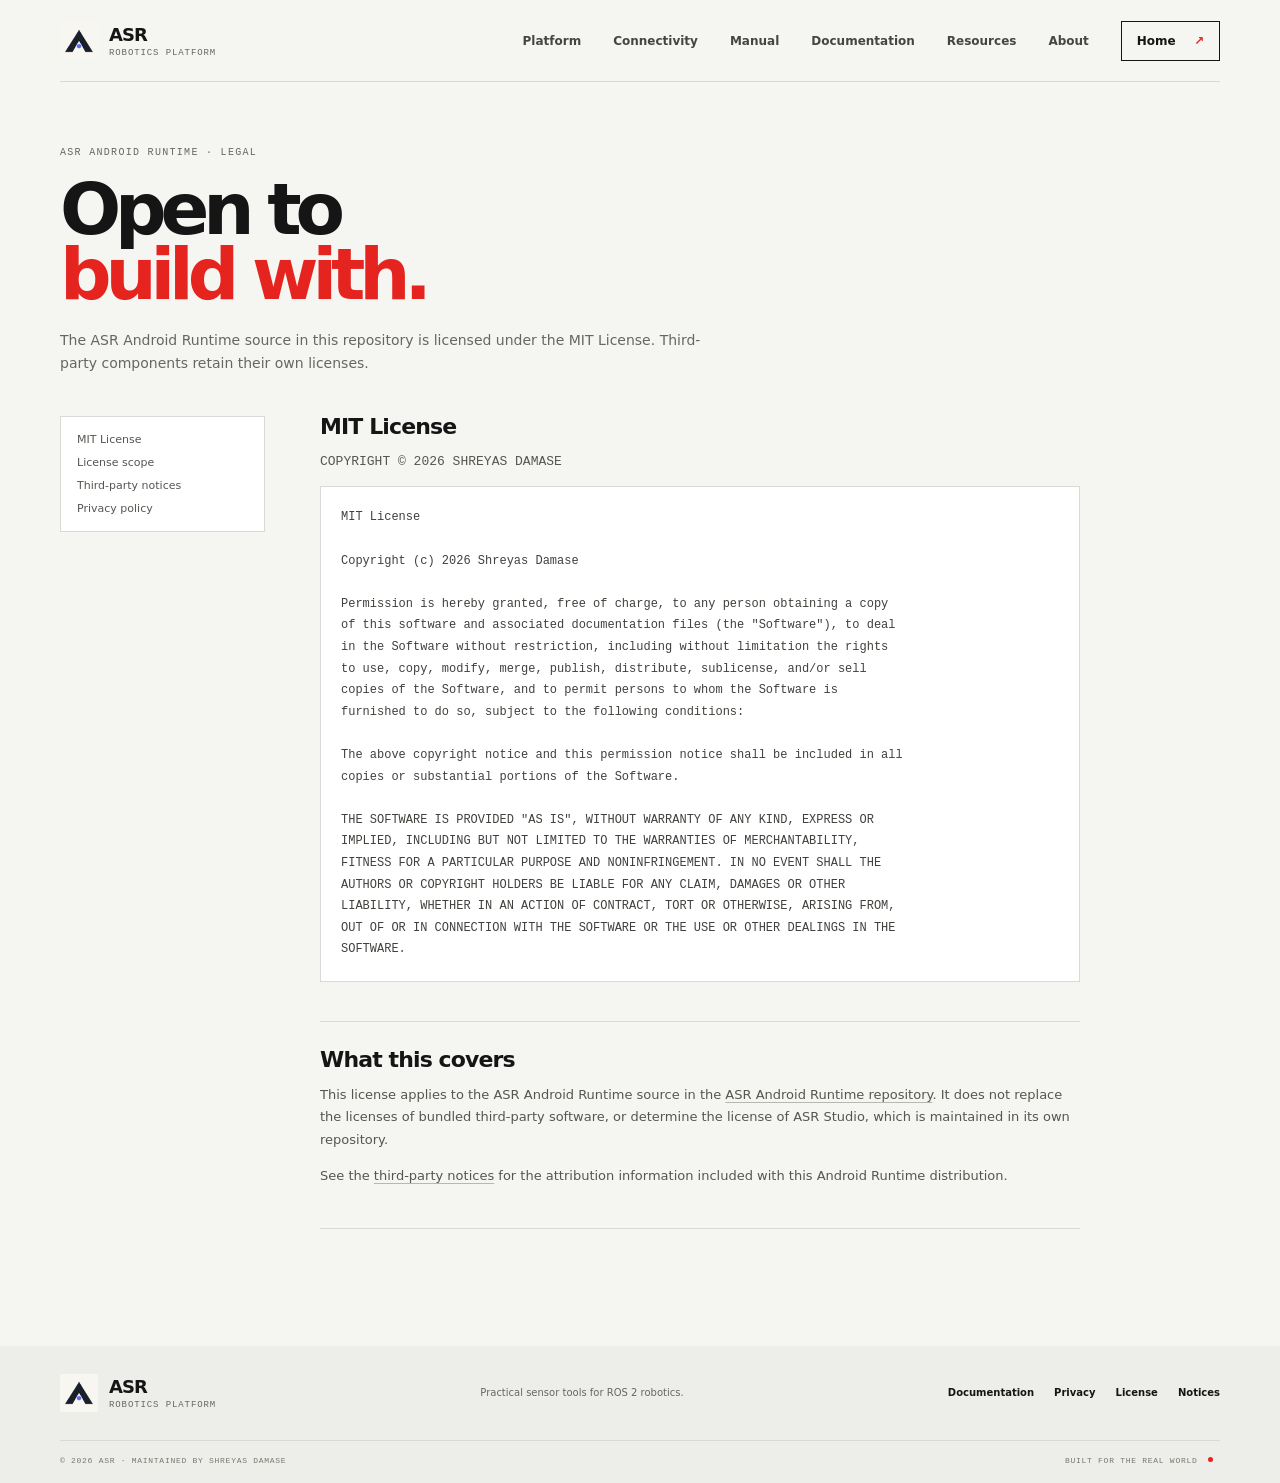
<file: website/license.html>
<!doctype html>
<html lang="en">
<head><meta charset="utf-8"><meta name="viewport" content="width=device-width, initial-scale=1"><meta name="theme-color" content="#f5f5f2"><meta name="description" content="ASR Android Runtime open-source license."><title>License — ASR</title><link rel="icon" type="image/png" sizes="512x512" href="assets/asr-app-icon.png"><link rel="stylesheet" href="styles.css"></head>
<body>
<header class="site-header wrap"><a class="brand" href="index.html"><img class="brand-icon" src="assets/asr-app-icon.png" alt=""><span>ASR <small>ROBOTICS PLATFORM</small></span></a><button class="menu-toggle" type="button" aria-expanded="false" aria-controls="primary-nav"><span>MENU</span><i aria-hidden="true"></i></button><nav id="primary-nav" aria-label="Main navigation"><a href="index.html#platform">Platform</a><a href="index.html#connect">Connectivity</a><a href="manual.html">Manual</a><a href="docs.html">Documentation</a><a href="index.html#resources">Resources</a><a href="index.html#about">About</a><a class="nav-cta" href="index.html">Home <span aria-hidden="true">↗</span></a></nav></header>
<main class="legal-main wrap"><div class="legal-title"><p class="eyebrow">ASR ANDROID RUNTIME · LEGAL</p><h1>Open to<br><em>build with.</em></h1><p>The ASR Android Runtime source in this repository is licensed under the MIT License. Third-party components retain their own licenses.</p></div><div class="legal-layout"><nav class="legal-nav" aria-label="On this page"><a href="#mit">MIT License</a><a href="#scope">License scope</a><a href="notices.html">Third-party notices</a><a href="privacy.html">Privacy policy</a></nav><article class="legal-content"><section id="mit"><h2>MIT License</h2><p class="effective">COPYRIGHT © 2026 SHREYAS DAMASE</p><pre class="license-block">MIT License

Copyright (c) 2026 Shreyas Damase

Permission is hereby granted, free of charge, to any person obtaining a copy
of this software and associated documentation files (the "Software"), to deal
in the Software without restriction, including without limitation the rights
to use, copy, modify, merge, publish, distribute, sublicense, and/or sell
copies of the Software, and to permit persons to whom the Software is
furnished to do so, subject to the following conditions:

The above copyright notice and this permission notice shall be included in all
copies or substantial portions of the Software.

THE SOFTWARE IS PROVIDED "AS IS", WITHOUT WARRANTY OF ANY KIND, EXPRESS OR
IMPLIED, INCLUDING BUT NOT LIMITED TO THE WARRANTIES OF MERCHANTABILITY,
FITNESS FOR A PARTICULAR PURPOSE AND NONINFRINGEMENT. IN NO EVENT SHALL THE
AUTHORS OR COPYRIGHT HOLDERS BE LIABLE FOR ANY CLAIM, DAMAGES OR OTHER
LIABILITY, WHETHER IN AN ACTION OF CONTRACT, TORT OR OTHERWISE, ARISING FROM,
OUT OF OR IN CONNECTION WITH THE SOFTWARE OR THE USE OR OTHER DEALINGS IN THE
SOFTWARE.</pre></section><section id="scope"><h2>What this covers</h2><p>This license applies to the ASR Android Runtime source in the <a href="https://github.com/ShreyasDamase/asr-android-runtime">ASR Android Runtime repository</a>. It does not replace the licenses of bundled third-party software, or determine the license of ASR Studio, which is maintained in its own repository.</p><p>See the <a href="notices.html">third-party notices</a> for the attribution information included with this Android Runtime distribution.</p></section></article></div></main>
<footer class="site-footer"><div class="wrap footer-main"><a class="brand" href="index.html"><img class="brand-icon" src="assets/asr-app-icon.png" alt=""><span>ASR <small>ROBOTICS PLATFORM</small></span></a><p>Practical sensor tools for ROS 2 robotics.</p><div class="footer-links"><a href="docs.html">Documentation</a><a href="privacy.html">Privacy</a><a href="license.html">License</a><a href="notices.html">Notices</a></div></div><div class="wrap footer-bottom"><span>© 2026 ASR · MAINTAINED BY SHREYAS DAMASE</span><span>BUILT FOR THE REAL WORLD <i class="red-dot"></i></span></div></footer>
<script src="menu.js" defer></script></body></html>
</file>
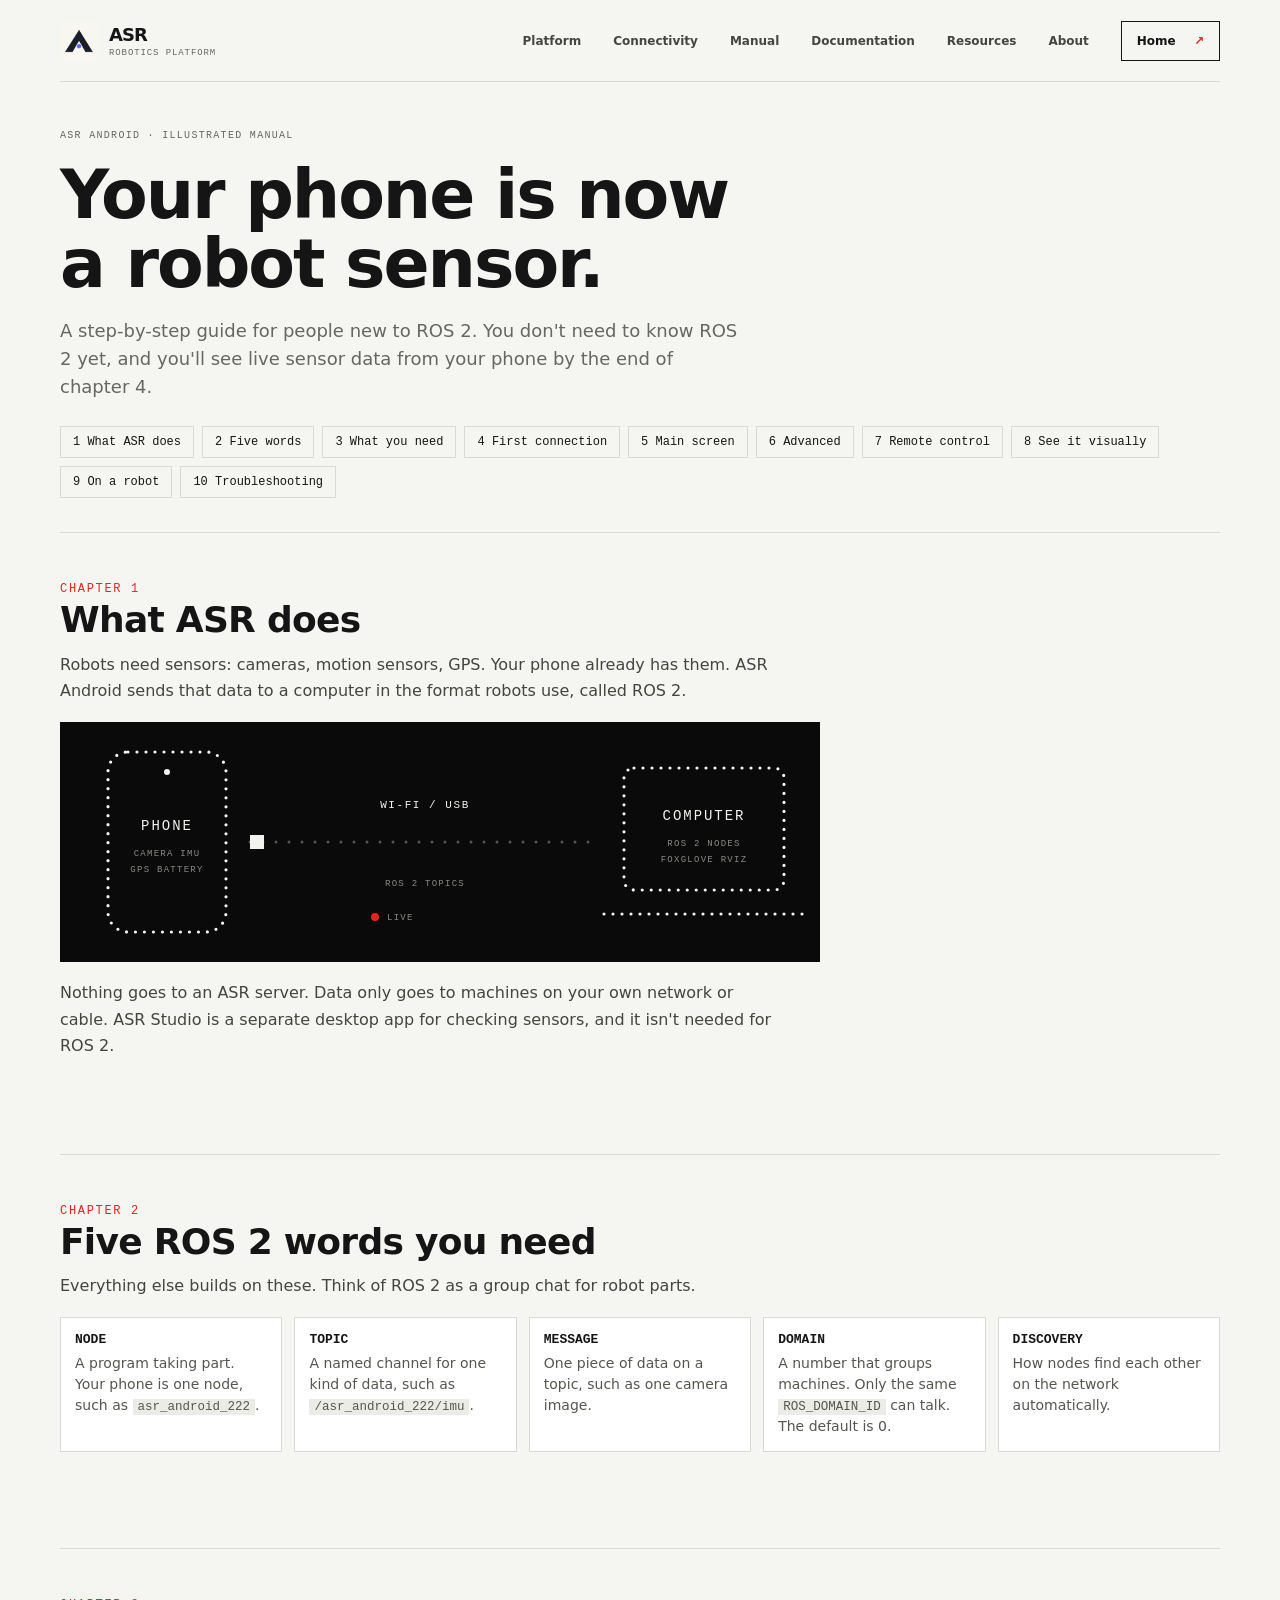
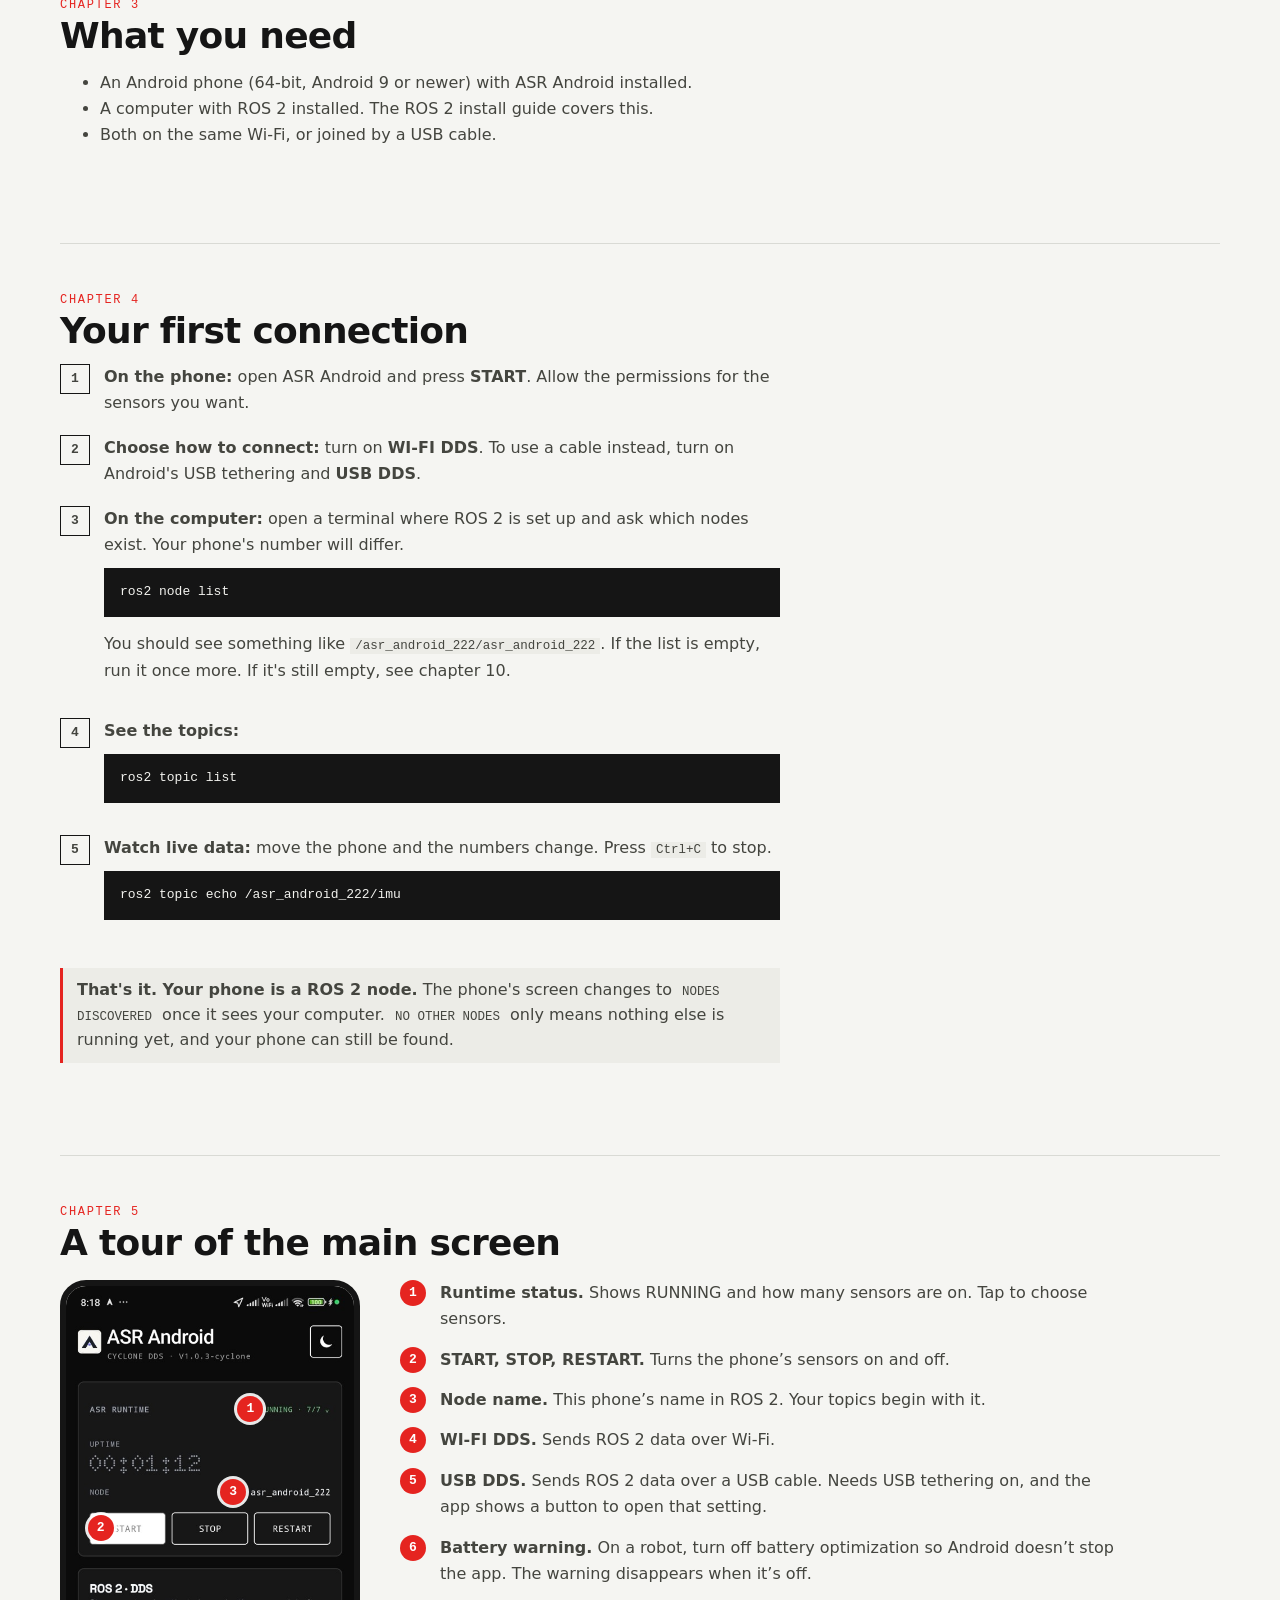
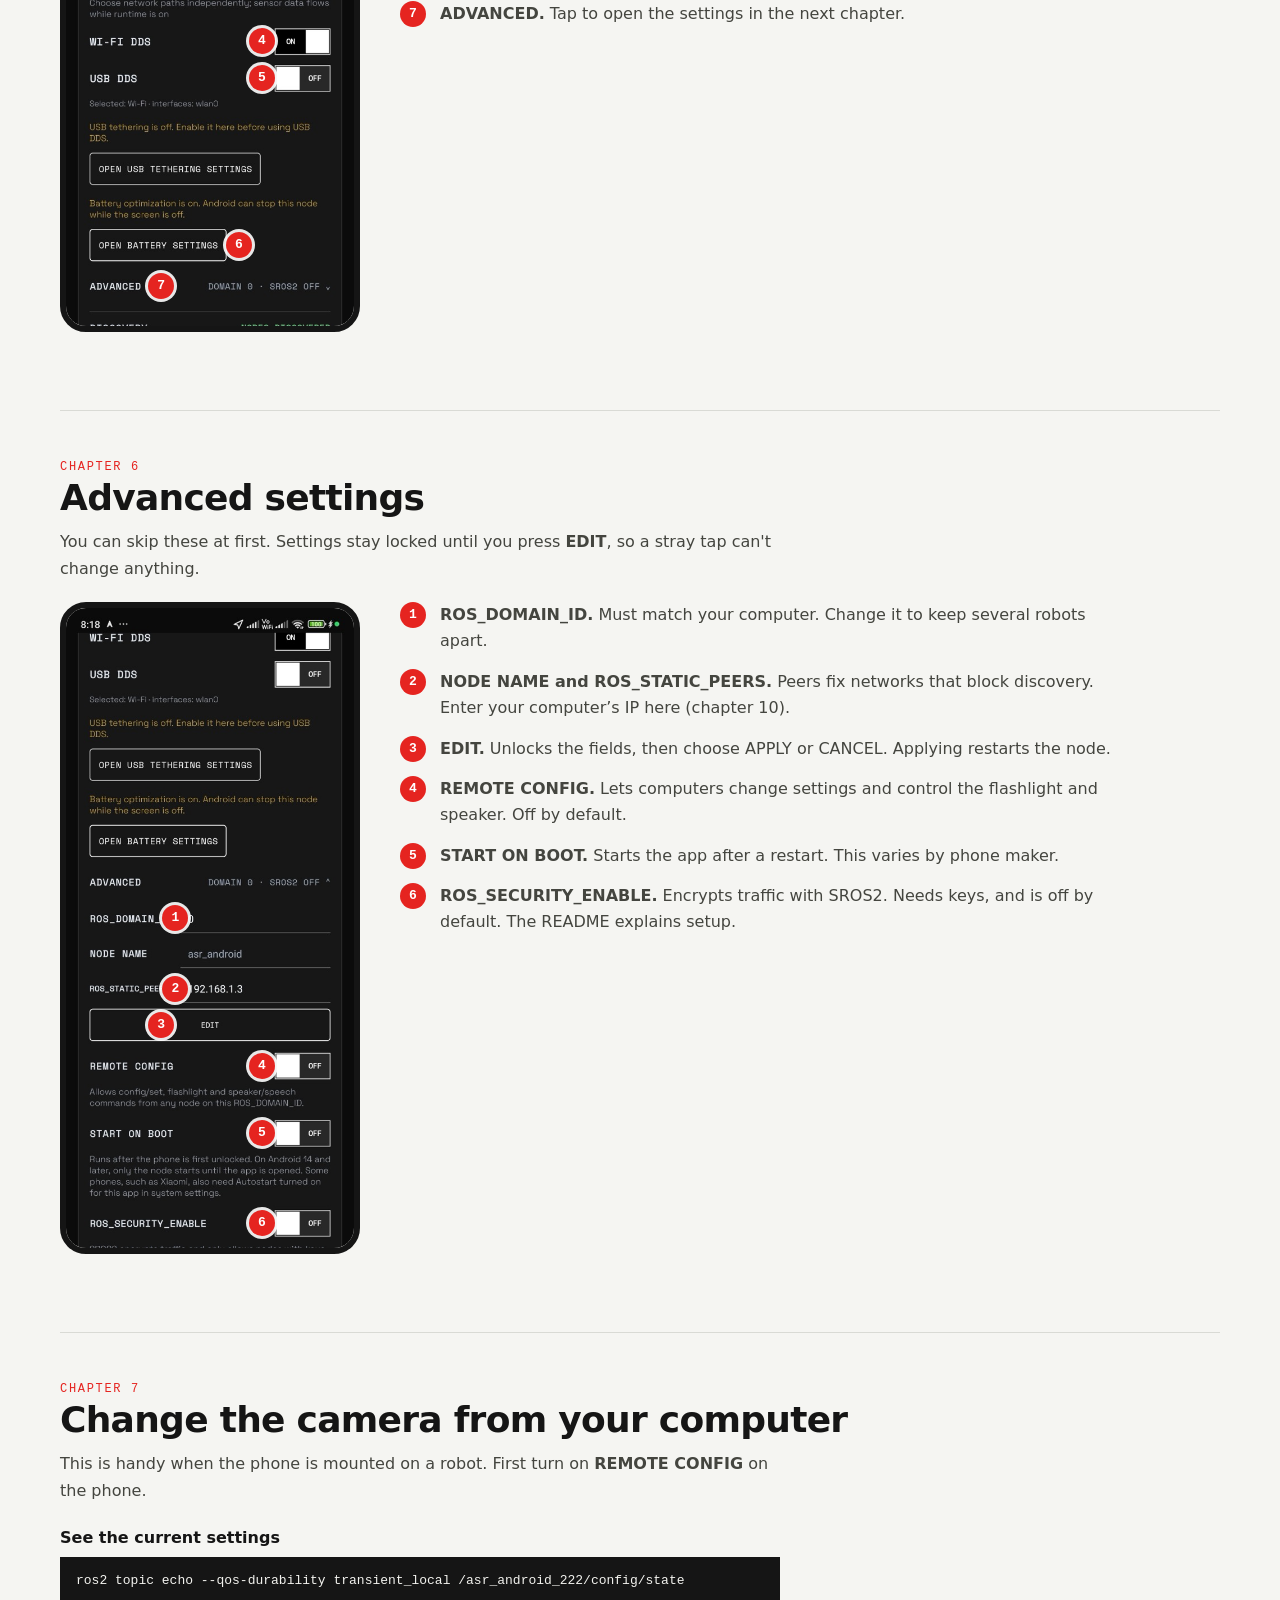
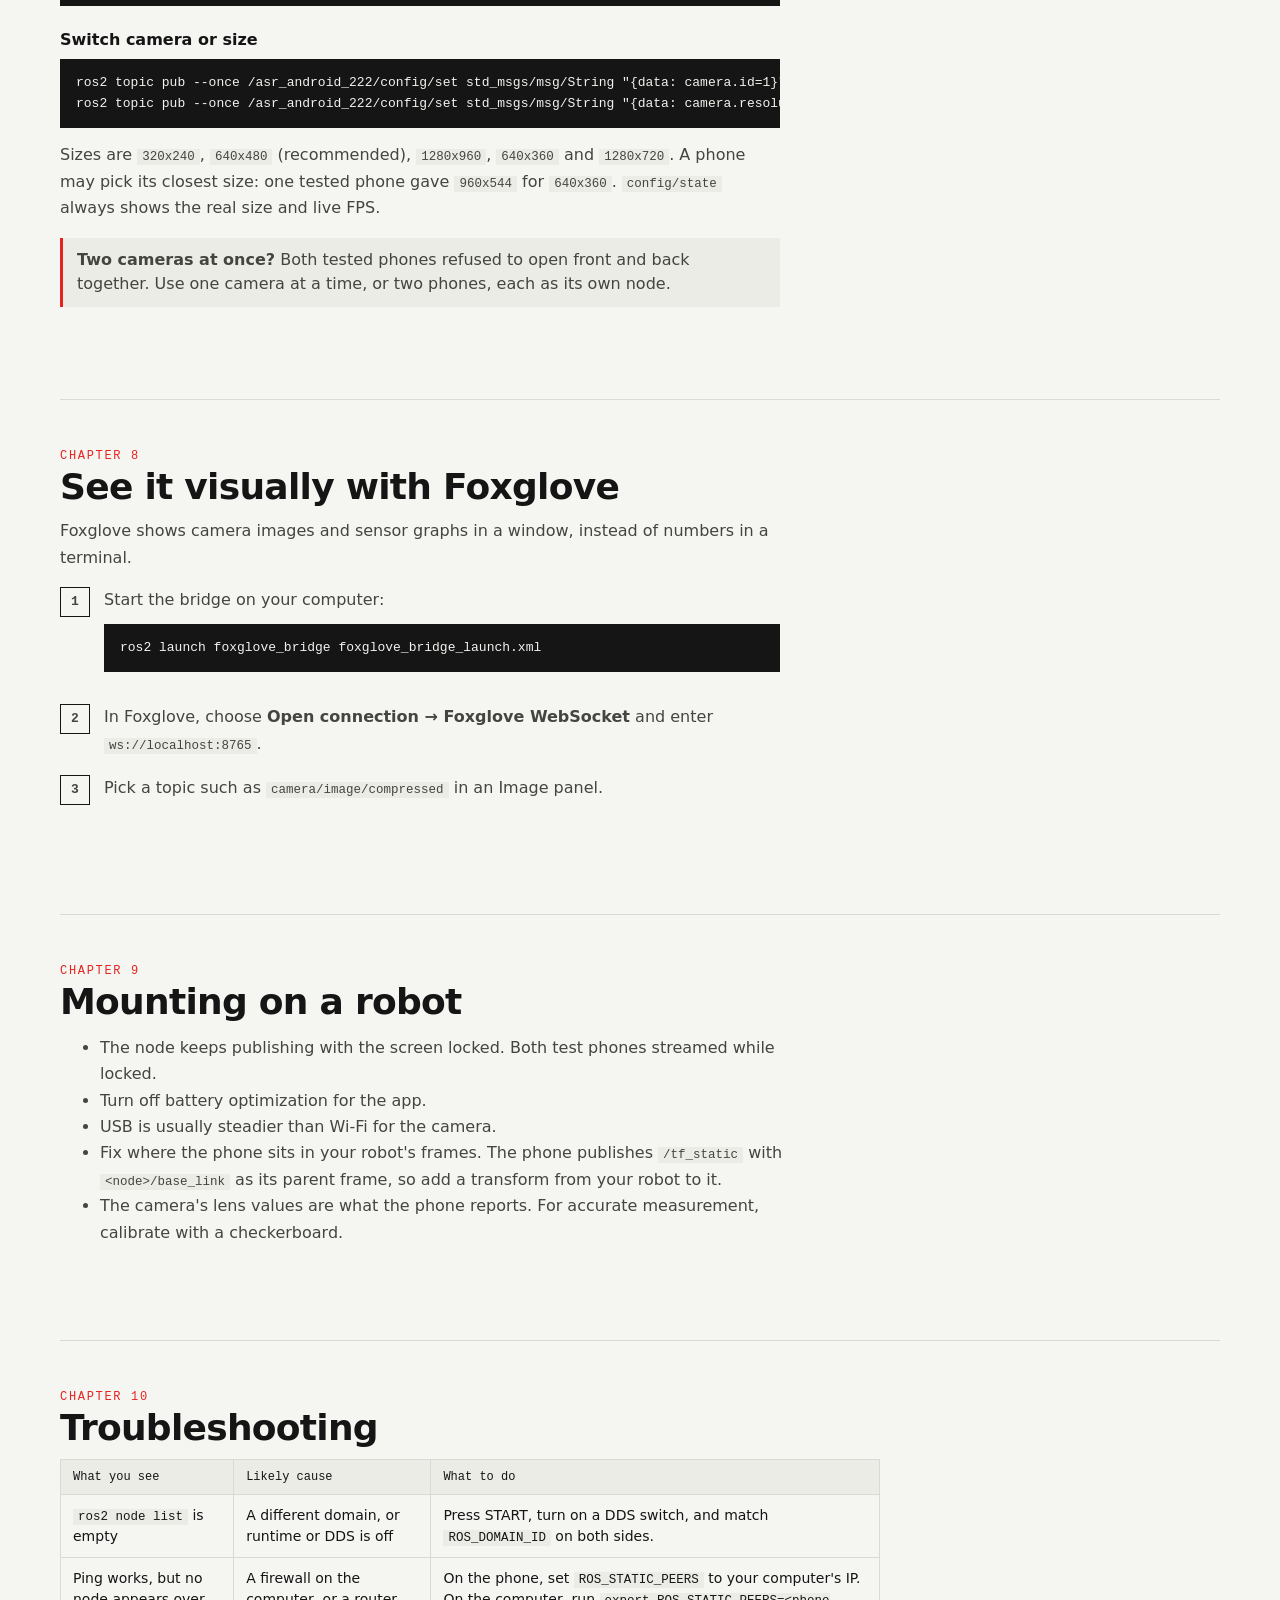
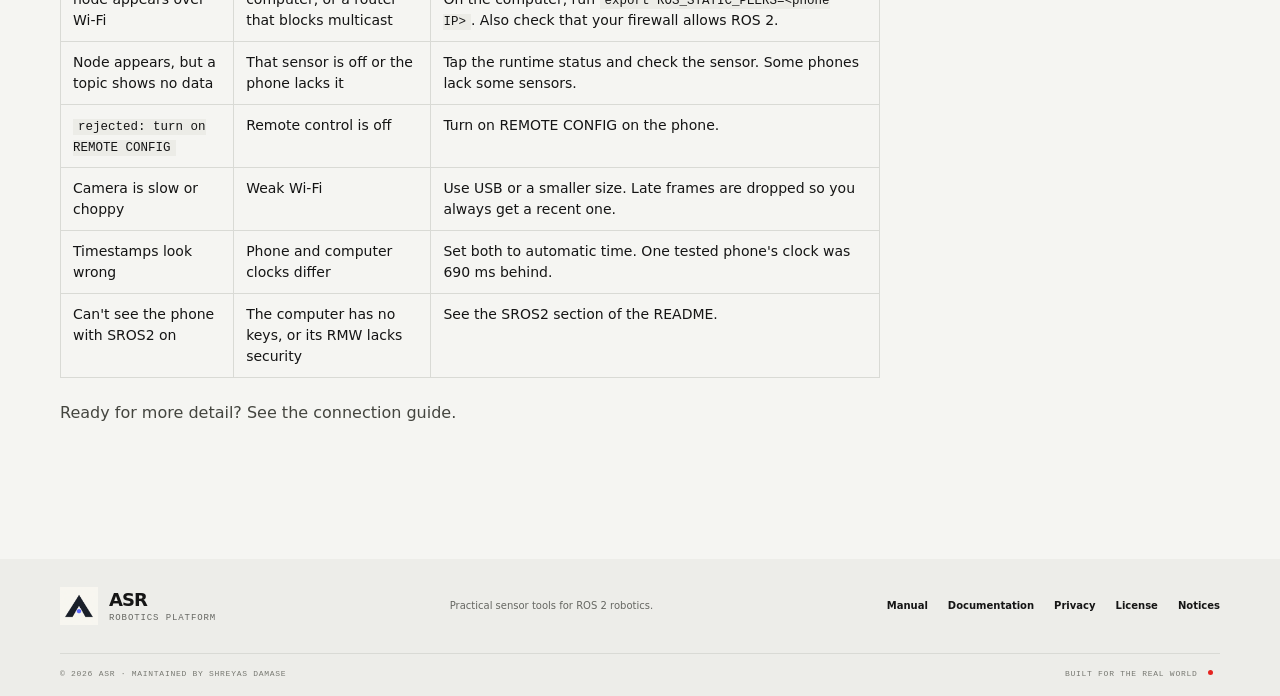
<file: website/manual.html>
<!doctype html>
<html lang="en">
<head>
  <meta charset="utf-8">
  <meta name="viewport" content="width=device-width, initial-scale=1">
  <meta name="theme-color" content="#f5f5f2">
  <meta name="description" content="Illustrated beginner manual for using an Android phone as a ROS 2 sensor node with ASR Android.">
  <title>How to Use an Android Phone as a ROS 2 Sensor Node | ASR Android</title>
  <link rel="canonical" href="https://shreyasdamase.github.io/asr-android-runtime/manual.html">
  <link rel="icon" type="image/png" sizes="512x512" href="assets/asr-app-icon.png">
  <link rel="stylesheet" href="styles.css">
</head>
<body>
  <header class="site-header wrap">
    <a class="brand" href="index.html" aria-label="ASR home"><img class="brand-icon" src="assets/asr-app-icon.png" alt=""><span>ASR <small>ROBOTICS PLATFORM</small></span></a>
    <button class="menu-toggle" type="button" aria-expanded="false" aria-controls="primary-nav"><span>MENU</span><i aria-hidden="true"></i></button>
    <nav id="primary-nav" aria-label="Main navigation">
      <a href="index.html#platform">Platform</a>
      <a href="index.html#connect">Connectivity</a>
      <a href="manual.html">Manual</a>
      <a href="docs.html" >Documentation</a>
      <a href="index.html#resources">Resources</a>
      <a href="index.html#about">About</a>
      <a class="nav-cta" href="index.html">Home <span aria-hidden="true">↗</span></a>
    </nav>
  </header>

  <main class="manual wrap">
<style>
.manual{padding:48px 0 72px}.manual h1{font-size:clamp(38px,7vw,68px);line-height:1.02;letter-spacing:-.03em;margin:8px 0 18px}
.manual .lede{max-width:680px;color:var(--muted);font-size:18px;line-height:1.55}
.toc{display:flex;flex-wrap:wrap;gap:8px;margin:26px 0 8px;padding:0;list-style:none}.toc a{display:block;padding:8px 12px;border:1px solid var(--line);font:12px var(--mono);color:var(--ink);text-decoration:none}.toc a:hover{background:var(--ink);color:var(--paper)}
.ch{padding:44px 0;border-top:1px solid var(--line);margin-top:34px}.ch .num{font:12px var(--mono);letter-spacing:.14em;color:var(--red)}.ch h2{font-size:clamp(26px,4vw,36px);letter-spacing:-.02em;margin:6px 0 14px}.ch h3{font-size:16px;margin:24px 0 6px}.ch p,.ch li{color:#44453f;line-height:1.65;max-width:720px}
.split{display:grid;grid-template-columns:minmax(0,300px) minmax(0,1fr);gap:40px;align-items:start;margin-top:20px}
.shot{margin:0}.shot-frame{position:relative;border:6px solid var(--ink);border-radius:26px;overflow:hidden;background:#000;line-height:0}.shot img{width:100%;height:auto;display:block}
.mk{position:absolute;transform:translate(-50%,-50%);width:26px;height:26px;border-radius:50%;background:var(--red);color:#fff;font:700 13px/26px var(--mono);text-align:center;box-shadow:0 0 0 3px rgba(255,255,255,.9)}
.legend{list-style:none;counter-reset:l;padding:0;margin:0}.legend li{counter-increment:l;position:relative;padding:0 0 14px 40px}.legend li::before{content:counter(l);position:absolute;left:0;top:0;width:26px;height:26px;border-radius:50%;background:var(--red);color:#fff;font:700 13px/26px var(--mono);text-align:center}
.steps{counter-reset:s;list-style:none;padding:0}.steps>li{counter-increment:s;position:relative;padding:0 0 18px 44px}.steps>li::before{content:counter(s);position:absolute;left:0;top:0;width:28px;height:28px;border:1.5px solid var(--ink);font:700 13px/28px var(--mono);text-align:center}
.manual pre{overflow-x:auto;background:#151515;color:#f2f2ee;padding:14px 16px;font:13px/1.6 var(--mono);margin:10px 0 14px;max-width:720px}.manual pre code{background:none;color:inherit;padding:0;font:inherit}
.manual :not(pre)>code{font:12.5px var(--mono);background:var(--soft);padding:1px 5px}
.note{border-left:3px solid var(--red);padding:10px 14px;background:var(--soft);max-width:720px;margin:14px 0;color:#44453f;line-height:1.55}
.flow{width:100%;max-width:760px;height:auto;display:block;margin:18px 0;background:#0a0a0a}.flow text{font-family:var(--mono);fill:#f2f2ee;letter-spacing:.14em}.flow .dim{fill:#8a8a85}.flow .outline{fill:none;stroke:#f2f2ee;stroke-width:3.2;stroke-linecap:round;stroke-dasharray:0 9}.flow .track{fill:none;stroke:#55554f;stroke-width:3;stroke-linecap:round;stroke-dasharray:0 13}.flow .pkt{fill:#f2f2ee;animation:step 3.9s steps(25,end) infinite}.flow .red{fill:var(--red)}.flow .p2{animation-delay:-1.3s}.flow .p3{animation-delay:-2.6s}.flow .live{fill:var(--red);animation:blink 1.3s steps(2,jump-none) infinite}
@keyframes step{from{transform:translateX(0)}to{transform:translateX(325px)}}@keyframes blink{from{opacity:1}to{opacity:.15}}
@media (prefers-reduced-motion:reduce){.flow .pkt{animation:none;transform:translateX(162px)}.flow .p2,.flow .p3{display:none}.flow .live{animation:none}}
.words{display:grid;grid-template-columns:repeat(auto-fit,minmax(210px,1fr));gap:12px;margin:18px 0}.words div{border:1px solid var(--line);background:var(--white);padding:14px}.words strong{display:block;font:700 13px var(--mono);margin-bottom:6px}.words span{color:#55564f;font-size:14px;line-height:1.5}
.fix{width:100%;max-width:820px;border-collapse:collapse;margin-top:14px;font-size:14px}.fix th,.fix td{text-align:left;padding:10px 12px;border:1px solid var(--line);vertical-align:top;line-height:1.5}.fix th{background:var(--soft);font:12px var(--mono)}
@media (max-width:720px){.split{grid-template-columns:1fr;gap:22px}.shot{max-width:280px;margin:auto}}
</style>
<p class="eyebrow">ASR ANDROID · ILLUSTRATED MANUAL</p>
<h1>Your phone is now<br>a robot sensor.</h1>
<p class="lede">A step-by-step guide for people new to ROS 2. You don't need to know ROS 2 yet, and you'll see live sensor data from your phone by the end of chapter 4.</p>
<ul class="toc"><li><a href="#what">1 What ASR does</a></li><li><a href="#words">2 Five words</a></li><li><a href="#need">3 What you need</a></li><li><a href="#first">4 First connection</a></li><li><a href="#screen">5 Main screen</a></li><li><a href="#advanced">6 Advanced</a></li><li><a href="#remote">7 Remote control</a></li><li><a href="#foxglove">8 See it visually</a></li><li><a href="#robot">9 On a robot</a></li><li><a href="#fix">10 Troubleshooting</a></li></ul>

<section class="ch" id="what"><span class="num">CHAPTER 1</span><h2>What ASR does</h2>
<p>Robots need sensors: cameras, motion sensors, GPS. Your phone already has them. ASR Android sends that data to a computer in the format robots use, called ROS 2.</p>
<svg class="flow" viewBox="0 0 760 240" role="img" aria-label="Animation of sensor data moving in steps from the phone over Wi-Fi or USB to a computer running ROS 2">
<rect class="outline" x="48" y="30" width="118" height="180" rx="20"/><circle cx="107" cy="50" r="3" fill="#f2f2ee"/><text x="107" y="108" text-anchor="middle" font-size="14">PHONE</text><text class="dim" x="107" y="134" text-anchor="middle" font-size="9">CAMERA IMU</text><text class="dim" x="107" y="150" text-anchor="middle" font-size="9">GPS BATTERY</text>
<rect class="outline" x="564" y="46" width="160" height="122" rx="10"/><path class="outline" d="M544 192H744"/><text x="644" y="98" text-anchor="middle" font-size="14">COMPUTER</text><text class="dim" x="644" y="124" text-anchor="middle" font-size="9">ROS 2 NODES</text><text class="dim" x="644" y="140" text-anchor="middle" font-size="9">FOXGLOVE RVIZ</text>
<path class="track" d="M190 120H540"/><g clip-path="url(#run)"><rect class="pkt red" x="190" y="113" width="14" height="14"/><rect class="pkt p2" x="190" y="113" width="14" height="14"/><rect class="pkt p3" x="190" y="113" width="14" height="14"/></g><clipPath id="run"><rect x="184" y="100" width="362" height="40"/></clipPath>
<text x="365" y="86" text-anchor="middle" font-size="11">WI-FI / USB</text><text class="dim" x="365" y="164" text-anchor="middle" font-size="9">ROS 2 TOPICS</text><circle class="live" cx="315" cy="195" r="4"/><text class="dim" x="327" y="198" font-size="9">LIVE</text></svg>
<p>Nothing goes to an ASR server. Data only goes to machines on your own network or cable. ASR Studio is a separate desktop app for checking sensors, and it isn't needed for ROS 2.</p></section>

<section class="ch" id="words"><span class="num">CHAPTER 2</span><h2>Five ROS 2 words you need</h2><p>Everything else builds on these. Think of ROS 2 as a group chat for robot parts.</p>
<div class="words"><div><strong>NODE</strong><span>A program taking part. Your phone is one node, such as <code>asr_android_222</code>.</span></div><div><strong>TOPIC</strong><span>A named channel for one kind of data, such as <code>/asr_android_222/imu</code>.</span></div><div><strong>MESSAGE</strong><span>One piece of data on a topic, such as one camera image.</span></div><div><strong>DOMAIN</strong><span>A number that groups machines. Only the same <code>ROS_DOMAIN_ID</code> can talk. The default is 0.</span></div><div><strong>DISCOVERY</strong><span>How nodes find each other on the network automatically.</span></div></div></section>

<section class="ch" id="need"><span class="num">CHAPTER 3</span><h2>What you need</h2><ul><li>An Android phone (64-bit, Android 9 or newer) with ASR Android installed.</li><li>A computer with ROS 2 installed. <a href="https://docs.ros.org/en/rolling/Installation.html" target="_blank" rel="noopener noreferrer">The ROS 2 install guide</a> covers this.</li><li>Both on the same Wi-Fi, or joined by a USB cable.</li></ul></section>

<section class="ch" id="first"><span class="num">CHAPTER 4</span><h2>Your first connection</h2>
<ol class="steps"><li><strong>On the phone:</strong> open ASR Android and press <strong>START</strong>. Allow the permissions for the sensors you want.</li>
<li><strong>Choose how to connect:</strong> turn on <strong>WI-FI DDS</strong>. To use a cable instead, turn on Android's USB tethering and <strong>USB DDS</strong>.</li>
<li><strong>On the computer:</strong> open a terminal where ROS 2 is set up and ask which nodes exist. Your phone's number will differ.<pre><code>ros2 node list</code></pre><p>You should see something like <code>/asr_android_222/asr_android_222</code>. If the list is empty, run it once more. If it's still empty, see <a href="#fix">chapter 10</a>.</p></li>
<li><strong>See the topics:</strong><pre><code>ros2 topic list</code></pre></li>
<li><strong>Watch live data:</strong> move the phone and the numbers change. Press <code>Ctrl+C</code> to stop.<pre><code>ros2 topic echo /asr_android_222/imu</code></pre></li></ol>
<div class="note"><strong>That's it. Your phone is a ROS 2 node.</strong> The phone's screen changes to <code>NODES DISCOVERED</code> once it sees your computer. <code>NO OTHER NODES</code> only means nothing else is running yet, and your phone can still be found.</div></section>

<section class="ch" id="screen"><span class="num">CHAPTER 5</span><h2>A tour of the main screen</h2><div class="split"><figure class="shot"><div class="shot-frame"><img src="assets/manual/main-screen.jpg" alt="ASR Android main screen with numbered callouts" width="513" height="1140" loading="lazy"><span class="mk" style="left:64%;top:19.3%">1</span><span class="mk" style="left:12%;top:37.9%">2</span><span class="mk" style="left:58%;top:32.2%">3</span><span class="mk" style="left:68%;top:55.5%">4</span><span class="mk" style="left:68%;top:61.3%">5</span><span class="mk" style="left:60%;top:87.4%">6</span><span class="mk" style="left:33%;top:93.8%">7</span></div></figure>
<ol class="legend"><li><strong>Runtime status.</strong> Shows RUNNING and how many sensors are on. Tap to choose sensors.</li><li><strong>START, STOP, RESTART.</strong> Turns the phone’s sensors on and off.</li><li><strong>Node name.</strong> This phone’s name in ROS 2. Your topics begin with it.</li><li><strong>WI-FI DDS.</strong> Sends ROS 2 data over Wi-Fi.</li><li><strong>USB DDS.</strong> Sends ROS 2 data over a USB cable. Needs USB tethering on, and the app shows a button to open that setting.</li><li><strong>Battery warning.</strong> On a robot, turn off battery optimization so Android doesn’t stop the app. The warning disappears when it’s off.</li><li><strong>ADVANCED.</strong> Tap to open the settings in the next chapter.</li></ol></div></section>

<section class="ch" id="advanced"><span class="num">CHAPTER 6</span><h2>Advanced settings</h2><p>You can skip these at first. Settings stay locked until you press <strong>EDIT</strong>, so a stray tap can't change anything.</p><div class="split"><figure class="shot"><div class="shot-frame"><img src="assets/manual/advanced-screen.jpg" alt="ASR Android advanced settings with numbered callouts" width="513" height="1140" loading="lazy"><span class="mk" style="left:38%;top:48.5%">1</span><span class="mk" style="left:38%;top:59.5%">2</span><span class="mk" style="left:33%;top:65.1%">3</span><span class="mk" style="left:68%;top:71.5%">4</span><span class="mk" style="left:68%;top:82.1%">5</span><span class="mk" style="left:68%;top:96.1%">6</span></div></figure>
<ol class="legend"><li><strong>ROS_DOMAIN_ID.</strong> Must match your computer. Change it to keep several robots apart.</li><li><strong>NODE NAME and ROS_STATIC_PEERS.</strong> Peers fix networks that block discovery. Enter your computer’s IP here (<a href="#fix">chapter 10</a>).</li><li><strong>EDIT.</strong> Unlocks the fields, then choose APPLY or CANCEL. Applying restarts the node.</li><li><strong>REMOTE CONFIG.</strong> Lets computers change settings and control the flashlight and speaker. Off by default.</li><li><strong>START ON BOOT.</strong> Starts the app after a restart. This varies by phone maker.</li><li><strong>ROS_SECURITY_ENABLE.</strong> Encrypts traffic with SROS2. Needs keys, and is off by default. The README explains setup.</li></ol></div></section>

<section class="ch" id="remote"><span class="num">CHAPTER 7</span><h2>Change the camera from your computer</h2><p>This is handy when the phone is mounted on a robot. First turn on <strong>REMOTE CONFIG</strong> on the phone.</p>
<h3>See the current settings</h3><pre><code>ros2 topic echo --qos-durability transient_local /asr_android_222/config/state</code></pre>
<h3>Switch camera or size</h3><pre><code>ros2 topic pub --once /asr_android_222/config/set std_msgs/msg/String "{data: camera.id=1}"
ros2 topic pub --once /asr_android_222/config/set std_msgs/msg/String "{data: camera.resolution=1280x720}"</code></pre>
<p>Sizes are <code>320x240</code>, <code>640x480</code> (recommended), <code>1280x960</code>, <code>640x360</code> and <code>1280x720</code>. A phone may pick its closest size: one tested phone gave <code>960x544</code> for <code>640x360</code>. <code>config/state</code> always shows the real size and live FPS.</p>
<div class="note"><strong>Two cameras at once?</strong> Both tested phones refused to open front and back together. Use one camera at a time, or two phones, each as its own node.</div></section>

<section class="ch" id="foxglove"><span class="num">CHAPTER 8</span><h2>See it visually with Foxglove</h2><p>Foxglove shows camera images and sensor graphs in a window, instead of numbers in a terminal.</p><ol class="steps"><li>Start the bridge on your computer:<pre><code>ros2 launch foxglove_bridge foxglove_bridge_launch.xml</code></pre></li><li>In Foxglove, choose <strong>Open connection → Foxglove WebSocket</strong> and enter <code>ws://localhost:8765</code>.</li><li>Pick a topic such as <code>camera/image/compressed</code> in an Image panel.</li></ol></section>

<section class="ch" id="robot"><span class="num">CHAPTER 9</span><h2>Mounting on a robot</h2><ul><li>The node keeps publishing with the screen locked. Both test phones streamed while locked.</li><li>Turn off battery optimization for the app.</li><li>USB is usually steadier than Wi-Fi for the camera.</li><li>Fix where the phone sits in your robot's frames. The phone publishes <code>/tf_static</code> with <code>&lt;node&gt;/base_link</code> as its parent frame, so add a transform from your robot to it.</li><li>The camera's lens values are what the phone reports. For accurate measurement, calibrate with a checkerboard.</li></ul></section>

<section class="ch" id="fix"><span class="num">CHAPTER 10</span><h2>Troubleshooting</h2><table class="fix"><thead><tr><th>What you see</th><th>Likely cause</th><th>What to do</th></tr></thead><tbody>
<tr><td><code>ros2 node list</code> is empty</td><td>A different domain, or runtime or DDS is off</td><td>Press START, turn on a DDS switch, and match <code>ROS_DOMAIN_ID</code> on both sides.</td></tr>
<tr><td>Ping works, but no node appears over Wi-Fi</td><td>A firewall on the computer, or a router that blocks multicast</td><td>On the phone, set <code>ROS_STATIC_PEERS</code> to your computer's IP. On the computer, run <code>export ROS_STATIC_PEERS=&lt;phone IP&gt;</code>. Also check that your firewall allows ROS 2.</td></tr>
<tr><td>Node appears, but a topic shows no data</td><td>That sensor is off or the phone lacks it</td><td>Tap the runtime status and check the sensor. Some phones lack some sensors.</td></tr>
<tr><td><code>rejected: turn on REMOTE CONFIG</code></td><td>Remote control is off</td><td>Turn on REMOTE CONFIG on the phone.</td></tr>
<tr><td>Camera is slow or choppy</td><td>Weak Wi-Fi</td><td>Use USB or a smaller size. Late frames are dropped so you always get a recent one.</td></tr>
<tr><td>Timestamps look wrong</td><td>Phone and computer clocks differ</td><td>Set both to automatic time. One tested phone's clock was 690 ms behind.</td></tr>
<tr><td>Can't see the phone with SROS2 on</td><td>The computer has no keys, or its RMW lacks security</td><td>See the SROS2 section of the <a href="https://github.com/ShreyasDamase/asr-android-runtime#readme" target="_blank" rel="noopener noreferrer">README</a>.</td></tr></tbody></table>
<p style="margin-top:22px">Ready for more detail? See the <a href="docs.html">connection guide</a>.</p></section>
</main>

  <footer class="site-footer">
    <div class="wrap footer-main">
      <a class="brand" href="index.html"><img class="brand-icon" src="assets/asr-app-icon.png" alt=""><span>ASR <small>ROBOTICS PLATFORM</small></span></a>
      <p>Practical sensor tools for ROS 2 robotics.</p>
      <div class="footer-links"><a href="manual.html">Manual</a><a href="docs.html">Documentation</a><a href="privacy.html">Privacy</a><a href="license.html">License</a><a href="notices.html">Notices</a></div>
    </div>
    <div class="wrap footer-bottom"><span>© 2026 ASR · MAINTAINED BY SHREYAS DAMASE</span><span>BUILT FOR THE REAL WORLD <i class="red-dot"></i></span></div>
  </footer>
  <script src="menu.js" defer></script>
</body>
</html>
</file>
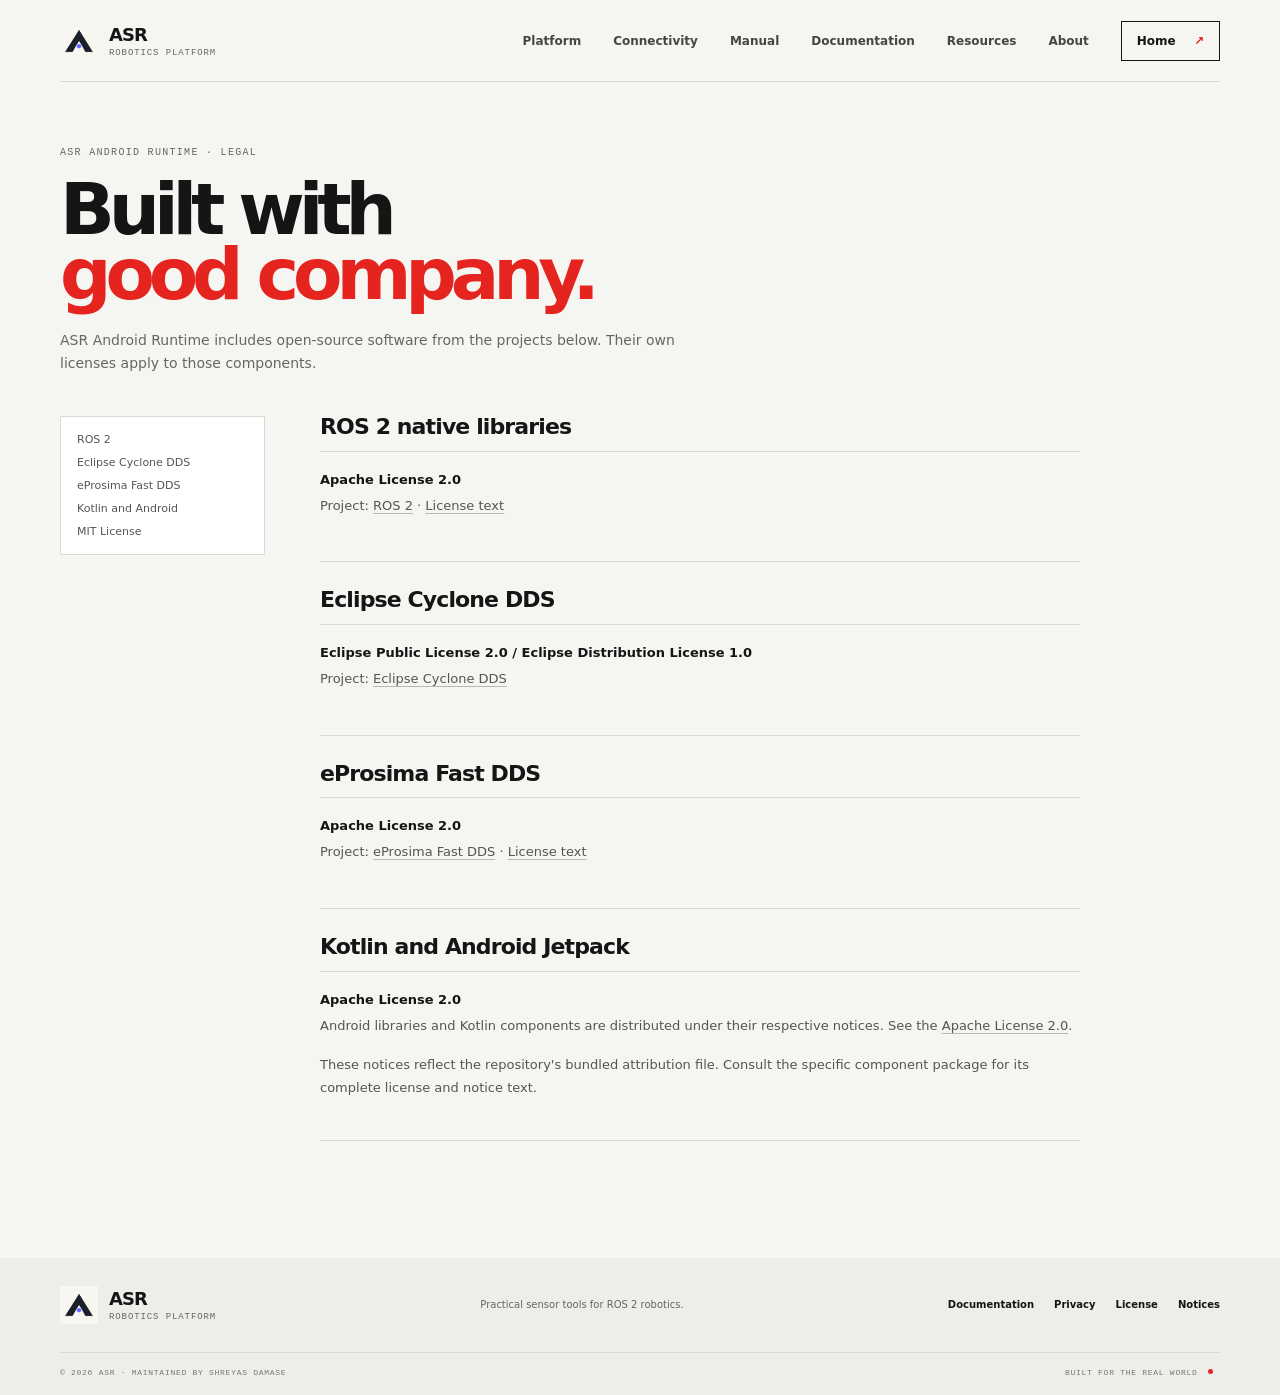
<file: website/notices.html>
<!doctype html>
<html lang="en">
<head><meta charset="utf-8"><meta name="viewport" content="width=device-width, initial-scale=1"><meta name="theme-color" content="#f5f5f2"><meta name="description" content="Third-party software notices for ASR Android Runtime."><title>Notices — ASR</title><link rel="icon" type="image/png" sizes="512x512" href="assets/asr-app-icon.png"><link rel="stylesheet" href="styles.css"></head>
<body>
<header class="site-header wrap"><a class="brand" href="index.html"><img class="brand-icon" src="assets/asr-app-icon.png" alt=""><span>ASR <small>ROBOTICS PLATFORM</small></span></a><button class="menu-toggle" type="button" aria-expanded="false" aria-controls="primary-nav"><span>MENU</span><i aria-hidden="true"></i></button><nav id="primary-nav" aria-label="Main navigation"><a href="index.html#platform">Platform</a><a href="index.html#connect">Connectivity</a><a href="manual.html">Manual</a><a href="docs.html">Documentation</a><a href="index.html#resources">Resources</a><a href="index.html#about">About</a><a class="nav-cta" href="index.html">Home <span aria-hidden="true">↗</span></a></nav></header>
<main class="legal-main wrap"><div class="legal-title"><p class="eyebrow">ASR ANDROID RUNTIME · LEGAL</p><h1>Built with<br><em>good company.</em></h1><p>ASR Android Runtime includes open-source software from the projects below. Their own licenses apply to those components.</p></div><div class="legal-layout"><nav class="legal-nav" aria-label="On this page"><a href="#ros">ROS 2</a><a href="#cyclone">Eclipse Cyclone DDS</a><a href="#fastdds">eProsima Fast DDS</a><a href="#android">Kotlin and Android</a><a href="license.html">MIT License</a></nav><article class="legal-content"><section id="ros"><h2>ROS 2 native libraries</h2><div class="notice-item"><strong>Apache License 2.0</strong><p>Project: <a href="https://ros.org/">ROS 2</a> · <a href="https://www.apache.org/licenses/LICENSE-2.0">License text</a></p></div></section><section id="cyclone"><h2>Eclipse Cyclone DDS</h2><div class="notice-item"><strong>Eclipse Public License 2.0 / Eclipse Distribution License 1.0</strong><p>Project: <a href="https://projects.eclipse.org/projects/iot.cyclonedds">Eclipse Cyclone DDS</a></p></div></section><section id="fastdds"><h2>eProsima Fast DDS</h2><div class="notice-item"><strong>Apache License 2.0</strong><p>Project: <a href="https://fast-dds.docs.eprosima.com/">eProsima Fast DDS</a> · <a href="https://www.apache.org/licenses/LICENSE-2.0">License text</a></p></div></section><section id="android"><h2>Kotlin and Android Jetpack</h2><div class="notice-item"><strong>Apache License 2.0</strong><p>Android libraries and Kotlin components are distributed under their respective notices. See the <a href="https://www.apache.org/licenses/LICENSE-2.0">Apache License 2.0</a>.</p></div><p>These notices reflect the repository's bundled attribution file. Consult the specific component package for its complete license and notice text.</p></section></article></div></main>
<footer class="site-footer"><div class="wrap footer-main"><a class="brand" href="index.html"><img class="brand-icon" src="assets/asr-app-icon.png" alt=""><span>ASR <small>ROBOTICS PLATFORM</small></span></a><p>Practical sensor tools for ROS 2 robotics.</p><div class="footer-links"><a href="docs.html">Documentation</a><a href="privacy.html">Privacy</a><a href="license.html">License</a><a href="notices.html">Notices</a></div></div><div class="wrap footer-bottom"><span>© 2026 ASR · MAINTAINED BY SHREYAS DAMASE</span><span>BUILT FOR THE REAL WORLD <i class="red-dot"></i></span></div></footer>
<script src="menu.js" defer></script>
</body></html>
</file>
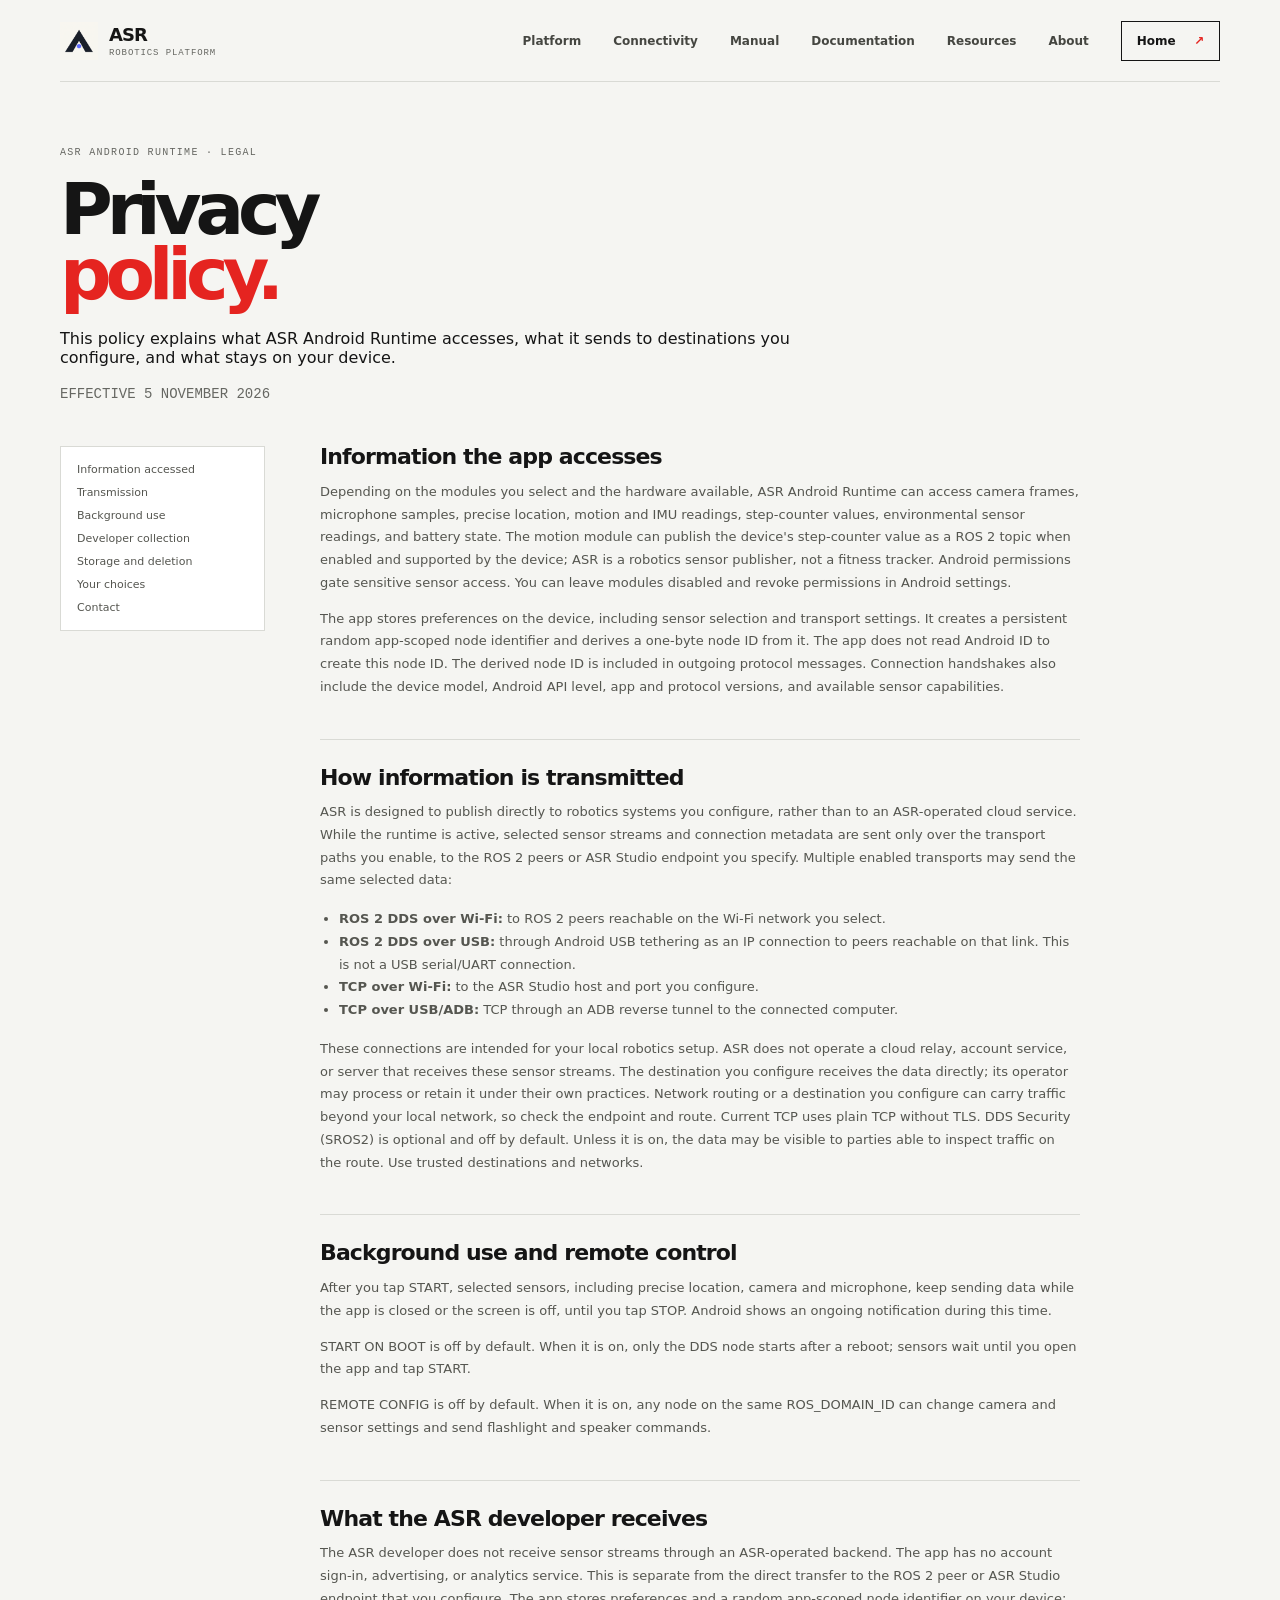
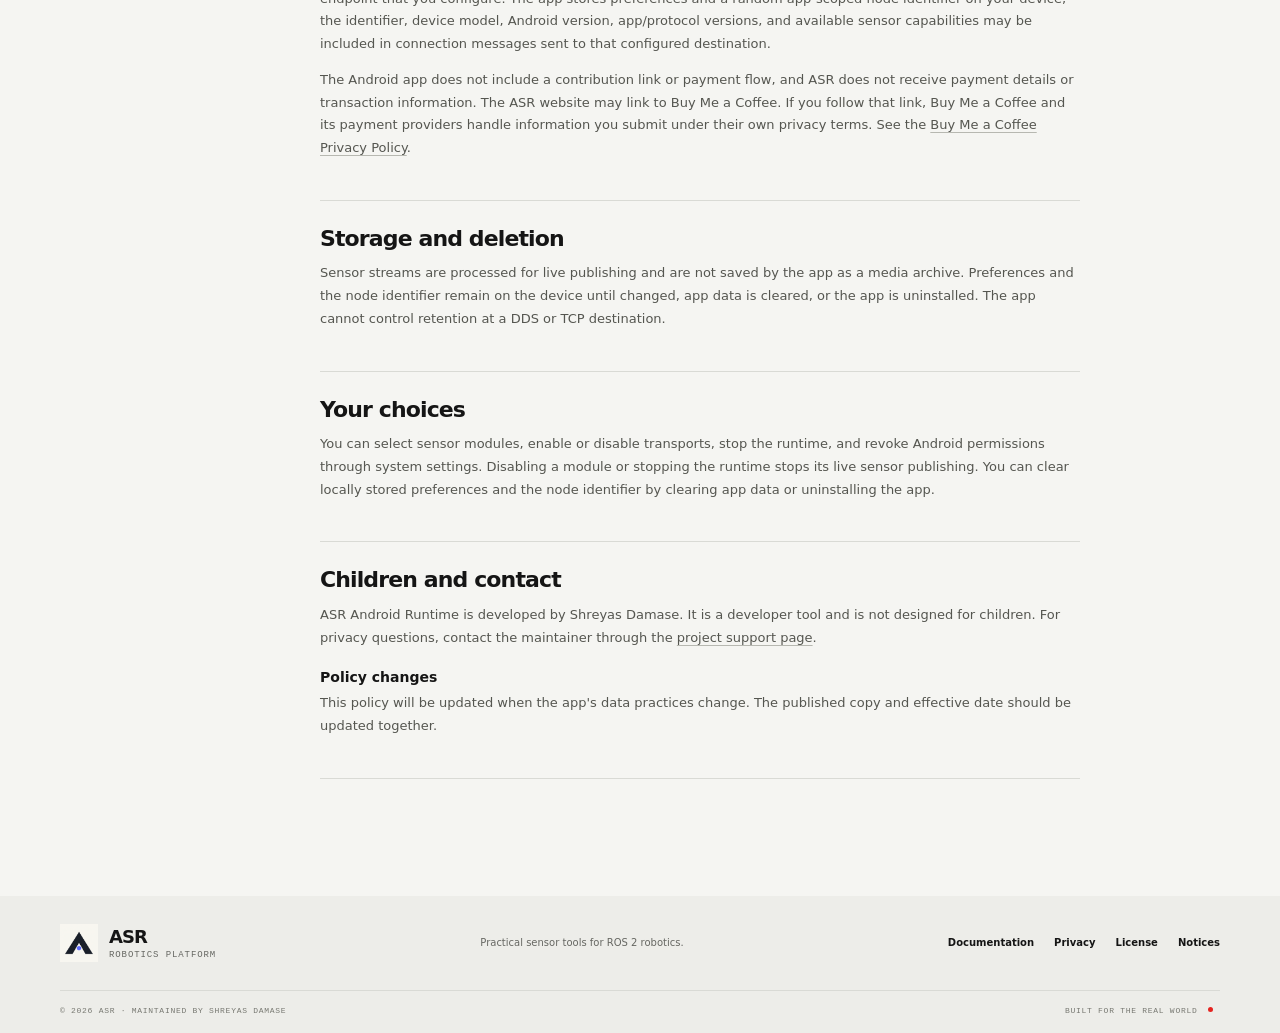
<file: website/privacy.html>
<!doctype html>
<html lang="en">
<head>
  <meta charset="utf-8"><meta name="viewport" content="width=device-width, initial-scale=1"><meta name="theme-color" content="#f5f5f2">
  <meta name="description" content="Privacy policy for ASR Android Runtime."><title>Privacy — ASR</title>
  <link rel="icon" type="image/png" sizes="512x512" href="assets/asr-app-icon.png"><link rel="stylesheet" href="styles.css">
</head>
<body>
  <header class="site-header wrap"><a class="brand" href="index.html"><img class="brand-icon" src="assets/asr-app-icon.png" alt=""><span>ASR <small>ROBOTICS PLATFORM</small></span></a><button class="menu-toggle" type="button" aria-expanded="false" aria-controls="primary-nav"><span>MENU</span><i aria-hidden="true"></i></button><nav id="primary-nav" aria-label="Main navigation"><a href="index.html#platform">Platform</a><a href="index.html#connect">Connectivity</a><a href="manual.html">Manual</a><a href="docs.html">Documentation</a><a href="index.html#resources">Resources</a><a href="index.html#about">About</a><a class="nav-cta" href="index.html">Home <span aria-hidden="true">↗</span></a></nav></header>
  <main class="legal-main wrap">
    <div class="legal-title"><p class="eyebrow">ASR ANDROID RUNTIME · LEGAL</p><h1>Privacy<br><em>policy.</em></h1><p>This policy explains what ASR Android Runtime accesses, what it sends to destinations you configure, and what stays on your device.</p><p class="effective">EFFECTIVE 5 NOVEMBER 2026</p></div>
    <div class="legal-layout"><nav class="legal-nav" aria-label="On this page"><a href="#access">Information accessed</a><a href="#transmission">Transmission</a><a href="#background">Background use</a><a href="#developer">Developer collection</a><a href="#storage">Storage and deletion</a><a href="#choices">Your choices</a><a href="#contact">Contact</a></nav>
      <article class="legal-content">
        <section id="access"><h2>Information the app accesses</h2><p>Depending on the modules you select and the hardware available, ASR Android Runtime can access camera frames, microphone samples, precise location, motion and IMU readings, step-counter values, environmental sensor readings, and battery state. The motion module can publish the device's step-counter value as a ROS 2 topic when enabled and supported by the device; ASR is a robotics sensor publisher, not a fitness tracker. Android permissions gate sensitive sensor access. You can leave modules disabled and revoke permissions in Android settings.</p><p>The app stores preferences on the device, including sensor selection and transport settings. It creates a persistent random app-scoped node identifier and derives a one-byte node ID from it. The app does not read Android ID to create this node ID. The derived node ID is included in outgoing protocol messages. Connection handshakes also include the device model, Android API level, app and protocol versions, and available sensor capabilities.</p></section>
        <section id="transmission"><h2>How information is transmitted</h2><p>ASR is designed to publish directly to robotics systems you configure, rather than to an ASR-operated cloud service. While the runtime is active, selected sensor streams and connection metadata are sent only over the transport paths you enable, to the ROS 2 peers or ASR Studio endpoint you specify. Multiple enabled transports may send the same selected data:</p><ul><li><strong>ROS 2 DDS over Wi-Fi:</strong> to ROS 2 peers reachable on the Wi-Fi network you select.</li><li><strong>ROS 2 DDS over USB:</strong> through Android USB tethering as an IP connection to peers reachable on that link. This is not a USB serial/UART connection.</li><li><strong>TCP over Wi-Fi:</strong> to the ASR Studio host and port you configure.</li><li><strong>TCP over USB/ADB:</strong> TCP through an ADB reverse tunnel to the connected computer.</li></ul><p>These connections are intended for your local robotics setup. ASR does not operate a cloud relay, account service, or server that receives these sensor streams. The destination you configure receives the data directly; its operator may process or retain it under their own practices. Network routing or a destination you configure can carry traffic beyond your local network, so check the endpoint and route. Current TCP uses plain TCP without TLS. DDS Security (SROS2) is optional and off by default. Unless it is on, the data may be visible to parties able to inspect traffic on the route. Use trusted destinations and networks.</p></section>
        <section id="background"><h2>Background use and remote control</h2><p>After you tap START, selected sensors, including precise location, camera and microphone, keep sending data while the app is closed or the screen is off, until you tap STOP. Android shows an ongoing notification during this time.</p><p>START ON BOOT is off by default. When it is on, only the DDS node starts after a reboot; sensors wait until you open the app and tap START.</p><p>REMOTE CONFIG is off by default. When it is on, any node on the same ROS_DOMAIN_ID can change camera and sensor settings and send flashlight and speaker commands.</p></section>
        <section id="developer"><h2>What the ASR developer receives</h2><p>The ASR developer does not receive sensor streams through an ASR-operated backend. The app has no account sign-in, advertising, or analytics service. This is separate from the direct transfer to the ROS 2 peer or ASR Studio endpoint that you configure. The app stores preferences and a random app-scoped node identifier on your device; the identifier, device model, Android version, app/protocol versions, and available sensor capabilities may be included in connection messages sent to that configured destination.</p><p>The Android app does not include a contribution link or payment flow, and ASR does not receive payment details or transaction information. The ASR website may link to Buy Me a Coffee. If you follow that link, Buy Me a Coffee and its payment providers handle information you submit under their own privacy terms. See the <a href="https://buymeacoffee.com/privacy-policy" target="_blank" rel="noopener noreferrer">Buy Me a Coffee Privacy Policy</a>.</p></section>
        <section id="storage"><h2>Storage and deletion</h2><p>Sensor streams are processed for live publishing and are not saved by the app as a media archive. Preferences and the node identifier remain on the device until changed, app data is cleared, or the app is uninstalled. The app cannot control retention at a DDS or TCP destination.</p></section>
        <section id="choices"><h2>Your choices</h2><p>You can select sensor modules, enable or disable transports, stop the runtime, and revoke Android permissions through system settings. Disabling a module or stopping the runtime stops its live sensor publishing. You can clear locally stored preferences and the node identifier by clearing app data or uninstalling the app.</p></section>
        <section id="contact"><h2>Children and contact</h2><p>ASR Android Runtime is developed by Shreyas Damase. It is a developer tool and is not designed for children. For privacy questions, contact the maintainer through the <a href="https://github.com/ShreyasDamase/asr-android-runtime/issues">project support page</a>.</p><h3>Policy changes</h3><p>This policy will be updated when the app's data practices change. The published copy and effective date should be updated together.</p></section>
      </article>
    </div>
  </main>
  <footer class="site-footer"><div class="wrap footer-main"><a class="brand" href="index.html"><img class="brand-icon" src="assets/asr-app-icon.png" alt=""><span>ASR <small>ROBOTICS PLATFORM</small></span></a><p>Practical sensor tools for ROS 2 robotics.</p><div class="footer-links"><a href="docs.html">Documentation</a><a href="privacy.html">Privacy</a><a href="license.html">License</a><a href="notices.html">Notices</a></div></div><div class="wrap footer-bottom"><span>© 2026 ASR · MAINTAINED BY SHREYAS DAMASE</span><span>BUILT FOR THE REAL WORLD <i class="red-dot"></i></span></div></footer>
<script src="menu.js" defer></script></body></html>
</file>
<file: website/styles.css>
:root {
  color-scheme: light;
  --paper: #f5f5f2;
  --white: #fff;
  --ink: #151515;
  --muted: #666762;
  --line: #d9dad5;
  --red: #e52420;
  --soft: #ecece7;
  --mono: "SFMono-Regular", Consolas, "Liberation Mono", monospace;
  --sans: Inter, ui-sans-serif, system-ui, -apple-system, BlinkMacSystemFont, "Segoe UI", sans-serif;
}

* { box-sizing: border-box; }
html { scroll-behavior: smooth; }
body { margin: 0; color: var(--ink); background: var(--paper); font-family: var(--sans); -webkit-font-smoothing: antialiased; }
a { color: inherit; text-decoration: none; }
a:focus-visible { outline: 2px solid var(--red); outline-offset: 4px; }
.wrap { width: min(1160px, calc(100% - 48px)); margin-inline: auto; }
.site-header { position: relative; min-height: 82px; display: flex; align-items: center; justify-content: space-between; border-bottom: 1px solid var(--line); }
.brand { display: inline-flex; align-items: center; gap: 11px; font-size: 18px; font-weight: 800; letter-spacing: -.05em; }
.brand small { display: block; margin-top: 3px; font: 9px var(--mono); letter-spacing: .1em; color: var(--muted); }
.brand-icon { width: 38px; height: 38px; display: block; object-fit: contain; }
.site-header nav { display: flex; align-items: center; gap: 32px; font-size: 12px; font-weight: 600; }
.site-header nav a:not(.nav-cta) { color: #454641; }
.site-header nav a[aria-current="page"] { color: var(--red); }
.site-header nav .nav-support span { color: var(--red); }
.menu-toggle { display: none; }
.site-header nav a:hover, .footer-links a:hover, .text-link:hover { color: var(--red); }
.nav-cta { padding: 12px 15px; border: 1px solid var(--ink); }
.nav-cta span, .button span { margin-left: 14px; color: var(--red); }
.hero { min-height: 590px; display: grid; grid-template-columns: 1fr .92fr; align-items: center; gap: 42px; padding-block: 56px 70px; }
.eyebrow { margin: 0 0 19px; color: var(--muted); font: 10px var(--mono); letter-spacing: .13em; }
.live-dot, .red-dot { display: inline-block; width: 7px; height: 7px; margin-right: 7px; border-radius: 50%; background: var(--red); vertical-align: 1px; }
h1, h2, h3, p { margin-top: 0; }
h1 { margin-bottom: 22px; font-size: clamp(56px, 7.2vw, 91px); line-height: .9; letter-spacing: -.085em; font-weight: 730; }
h1 em { color: var(--red); font-style: normal; }
.hero-lede { max-width: 435px; margin-bottom: 27px; color: #555650; font-size: 16px; line-height: 1.65; }
.hero-actions { display: flex; align-items: center; gap: 23px; flex-wrap: wrap; }
.button { min-height: 48px; display: inline-flex; align-items: center; padding: 0 17px; font-size: 12px; font-weight: 650; }
.button-dark { color: white; background: var(--ink); }
.button-dark:hover { background: #30312d; }
.button-outline { border: 1px solid var(--line); color: var(--ink); background: transparent; }
.button-outline:hover { border-color: var(--ink); }
.text-link { font-size: 12px; font-weight: 650; }
.text-link span { margin-left: 7px; color: var(--red); }
.hero-meta { display: flex; gap: 19px; margin-top: 48px; color: #6e6f68; font: 9px var(--mono); letter-spacing: .11em; }
.hero-meta span + span::before { content: "/"; padding-right: 19px; color: #b2b3ad; }
.hero-visual { position: relative; min-height: 430px; display: grid; place-items: center; overflow: hidden; background: #e8e8e3; }
.visual-grid { position: absolute; inset: 0; opacity: .4; background-image: radial-gradient(#989991 1px, transparent 1px); background-size: 14px 14px; mask-image: linear-gradient(130deg, #000 0%, transparent 70%); }
.phone-card { position: relative; z-index: 1; width: min(280px, 70%); padding: 20px 18px 15px; background: var(--white); box-shadow: 15px 19px 0 rgb(21 21 21 / 9%); transform: rotate(-3deg); }
.phone-head, .phone-footer { display: flex; justify-content: space-between; align-items: center; font: 8px var(--mono); letter-spacing: .08em; }
.phone-head { padding-bottom: 15px; border-bottom: 1px solid var(--line); }
.runtime-state { color: #5c6258; }
.runtime-state i { display: inline-block; width: 5px; height: 5px; margin-right: 3px; border-radius: 50%; background: #50a668; }
.phone-time { margin: 21px 0 5px; font: 58px/.95 var(--mono); letter-spacing: -.12em; }
.phone-time span { color: var(--red); }
.dot-rule { height: 8px; margin: 17px 0 18px; background: repeating-linear-gradient(90deg, #20211e 0 7px, transparent 7px 10px); }
.phone-sub { margin-bottom: 8px; color: var(--muted); font: 8px var(--mono); letter-spacing: .12em; }
.sensor-line { min-height: 37px; display: flex; align-items: center; justify-content: space-between; border-bottom: 1px solid #ebebe8; font: 9px var(--mono); letter-spacing: .07em; }
.sensor-icon { display: inline-block; width: 20px; color: var(--red); font: 15px var(--sans); }
.sensor-on, .sensor-off { font-size: 8px; }
.sensor-on { color: #428954; }.sensor-off { color: #888981; }
.phone-footer { margin-top: 15px; color: #6f706a; font-size: 7px; }
.phone-footer .red-dot { width: 5px; height: 5px; margin-left: 4px; margin-right: 0; }
.visual-label, .visual-caption { position: absolute; z-index: 2; display: flex; justify-content: space-between; color: #6b6c66; font: 8px var(--mono); letter-spacing: .1em; }
.label-top { top: 22px; left: 22px; right: 22px; }.label-top span { color: var(--red); }
.visual-caption { left: 22px; right: 22px; bottom: 20px; }
.orbit { position: absolute; width: 315px; height: 315px; border: 1px solid rgb(21 21 21 / 10%); border-radius: 50%; }
.orbit-one { transform: scaleX(1.48) rotate(34deg); }.orbit-two { transform: scaleX(1.48) rotate(-34deg); }
.ticker { overflow: hidden; color: white; background: var(--ink); }
.ticker-inner { width: min(1160px, calc(100% - 48px)); min-height: 55px; display: flex; align-items: center; justify-content: space-between; gap: 18px; margin: auto; white-space: nowrap; font: 9px var(--mono); letter-spacing: .14em; }
.ticker-inner b { color: var(--red); font-size: 15px; }
.section { padding-block: 100px 108px; }
.section-heading { display: flex; align-items: end; justify-content: space-between; gap: 38px; margin-bottom: 42px; }
.section-heading .eyebrow { margin-bottom: 17px; }
h2 { margin: 0; font-size: clamp(38px, 5vw, 59px); line-height: .98; letter-spacing: -.07em; }
h2 span { color: #85867f; }
.section-intro { width: min(360px, 42%); margin: 0 0 3px; color: var(--muted); font-size: 14px; line-height: 1.65; }
.feature-grid { display: grid; grid-template-columns: repeat(3, 1fr); gap: 13px; }
.feature-card { min-height: 295px; display: flex; flex-direction: column; align-items: flex-start; padding: 22px; border: 1px solid var(--line); background: var(--white); }
.feature-card:hover { border-color: #a4a59e; transform: translateY(-2px); transition: transform .18s ease, border-color .18s ease; }
.card-index { align-self: flex-end; color: #888981; font: 8px var(--mono); letter-spacing: .08em; }
.feature-glyph { width: 55px; height: 55px; display: grid; place-items: center; margin: 18px 0 23px; color: var(--red); background: var(--soft); font: 28px var(--mono); }
.glyph-camera { position: relative; }.glyph-camera i { width: 26px; height: 20px; border: 2px solid var(--ink); }.glyph-camera::before { content: ""; position: absolute; width: 8px; height: 8px; border: 2px solid var(--ink); border-radius: 50%; z-index: 1; }
.glyph-studio { color: var(--ink); }.glyph-ros { color: var(--red); }
.feature-card h3 { margin-bottom: 9px; font-size: 17px; letter-spacing: -.04em; }
.feature-card p { max-width: 285px; margin-bottom: 20px; color: var(--muted); font-size: 12px; line-height: 1.6; }
.feature-card a { margin-top: auto; font-size: 10px; font-weight: 700; }.feature-card a + a { margin-top: 9px; }.feature-card a span { margin-left: 6px; color: var(--red); }
.connect-section { padding-block: 92px 85px; background: #e9e9e4; }
.connect-wrap .section-heading { margin-bottom: 37px; }
.transport-grid { display: grid; grid-template-columns: 1fr 1fr; gap: 13px; }
.transport-card { min-height: 230px; padding: 23px 25px 17px; background: var(--paper); }
.transport-top, .transport-foot { display: flex; align-items: center; justify-content: space-between; }
.transport-tag, .transport-number { color: var(--muted); font: 8px var(--mono); letter-spacing: .12em; }
.transport-number { color: var(--red); }
.transport-card h3 { margin: 22px 0 8px; font: 36px var(--mono); letter-spacing: -.09em; }
.transport-card p { max-width: 430px; min-height: 40px; margin-bottom: 20px; color: var(--muted); font-size: 12px; line-height: 1.6; }
.transport-foot { justify-content: flex-start; gap: 8px; border-top: 1px solid var(--line); padding-top: 13px; }
.transport-foot span:not(.transport-mark) { padding: 6px 8px; border: 1px solid var(--line); font: 8px var(--mono); letter-spacing: .08em; }
.transport-mark { margin-left: auto; color: var(--red); font-size: 19px; }
.small-note { margin: 18px 0 0; color: var(--muted); font-size: 10px; }.small-note .red-dot { width: 5px; height: 5px; }
.steps-section { padding-block: 100px 110px; }
.steps-section .section-heading { align-items: end; }
.steps-grid { display: grid; grid-template-columns: repeat(3, 1fr); border-top: 1px solid var(--line); }
.steps-grid article { padding: 20px 22px 0 0; }.steps-grid article + article { padding-left: 21px; border-left: 1px solid var(--line); }
.steps-grid article > span { color: var(--red); font: 10px var(--mono); }
.steps-grid h3 { margin: 26px 0 8px; font-size: 16px; }.steps-grid p { max-width: 270px; margin: 0; color: var(--muted); font-size: 12px; line-height: 1.6; }
.about-section { padding-block: 78px 84px; background: #e9e9e4; }
.about-inner { display: grid; grid-template-columns: 1fr .78fr; align-items: start; gap: 55px; }
.about-inner h2 { font-size: clamp(38px, 4.5vw, 54px); }
.about-visual { height: 250px; margin: 25px 0 0; overflow: hidden; border: 1px solid var(--line); background: var(--soft); }
.about-visual img { display: block; width: 100%; height: 100%; object-fit: cover; object-position: 72% 48%; }
.about-copy { padding-top: 5px; }
.about-copy p { color: #555650; font-size: 14px; line-height: 1.75; }
.about-copy p strong { color: var(--ink); }
.about-actions { display: flex; align-items: center; gap: 10px; margin-top: 20px; flex-wrap: wrap; }
.about-actions .button { min-height: 44px; }
.about-actions .button-dark { color: #fff; }
.about-actions .button-dark span { color: var(--red); }
.support-section { padding-block: 70px; }
.support-card { min-height: 310px; display: flex; align-items: center; justify-content: space-between; gap: 35px; padding: 36px 42px; color: #fff; background: var(--ink); }
.support-copy { max-width: 540px; }
.support-copy .eyebrow { color: #b8b8b2; }
.support-copy h2 { margin-bottom: 16px; font-size: clamp(38px, 4.4vw, 54px); }
.support-copy h2 span { color: #aaa; }
.support-copy > p:not(.eyebrow) { max-width: 465px; margin-bottom: 24px; color: #c3c3bd; font-size: 13px; line-height: 1.7; }
.support-copy .button-dark { color: var(--ink); background: #fff; }
.support-copy .button-dark:hover { background: #e9e9e4; }
.support-mark { width: 190px; height: 190px; flex: 0 0 190px; display: grid; grid-template-columns: repeat(3, 12px); grid-template-rows: repeat(4, 12px); place-content: center; gap: 9px; border: 1px solid #42433e; color: #fff; font: 14px var(--mono); }
.support-mark span { grid-column: 1 / -1; align-self: end; margin-bottom: 8px; color: #aaa; letter-spacing: .18em; text-align: center; }
.support-mark i { width: 8px; height: 8px; border-radius: 50%; background: #e52420; }
.resource-band { padding-block: 57px; color: white; background: var(--ink); }
.resource-inner { display: flex; align-items: center; justify-content: space-between; gap: 50px; }
.resource-band .eyebrow { color: #aaa; }.resource-band h2 { font-size: clamp(31px, 4vw, 44px); }.resource-band h2 span { color: #999a94; }
.resource-actions { width: min(390px, 43%); display: grid; grid-template-columns: 1fr 1fr; gap: 0 26px; }
.resource-actions a { display: flex; justify-content: space-between; padding: 14px 0; border-bottom: 1px solid #40413c; font-size: 10px; }.resource-actions a span { color: var(--red); }
.site-footer { padding-block: 28px 18px; background: #ededE9; }
.footer-main { display: flex; align-items: center; justify-content: space-between; gap: 24px; padding-bottom: 28px; }
.footer-main > p { margin: 0; color: var(--muted); font-size: 10px; }
.footer-links { display: flex; gap: 20px; font-size: 10px; font-weight: 600; }
.footer-bottom { display: flex; justify-content: space-between; padding-top: 15px; border-top: 1px solid var(--line); color: #777871; font: 8px var(--mono); letter-spacing: .09em; }.footer-bottom .red-dot { width: 5px; height: 5px; margin-left: 5px; }

/* Legal pages */
.legal-main { min-height: 72vh; padding-block: 65px 90px; }
.legal-title { max-width: 760px; margin-bottom: 40px; }.legal-title h1 { font-size: clamp(46px, 6vw, 72px); }.legal-title > p:last-child { max-width: 660px; color: var(--muted); font-size: 14px; line-height: 1.7; }
.legal-layout { display: grid; grid-template-columns: 205px minmax(0, 760px); gap: 55px; }
.legal-nav { position: sticky; top: 20px; align-self: start; display: grid; gap: 10px; padding: 16px; border: 1px solid var(--line); background: var(--white); }
.legal-nav a { color: #555650; font-size: 11px; }.legal-nav a:hover { color: var(--red); }
.legal-content section { padding: 0 0 27px; margin-bottom: 27px; border-bottom: 1px solid var(--line); scroll-margin-top: 24px; }
.legal-content h2 { margin: 0 0 13px; font-size: 22px; letter-spacing: -.04em; }
.legal-content h3 { margin: 20px 0 7px; font-size: 14px; }
.legal-content p, .legal-content li { color: #555650; font-size: 13px; line-height: 1.75; }
.legal-content ul { padding-left: 19px; }.legal-content a { text-decoration: underline; text-decoration-color: #b7b8b1; text-underline-offset: 3px; }.effective { color: var(--muted); font: 10px var(--mono); }
.license-block { overflow-wrap: anywhere; padding: 20px; border: 1px solid var(--line); background: var(--white); color: #40413c; font: 12px/1.8 var(--mono); white-space: pre-wrap; }
.notice-item { padding: 17px 0; border-top: 1px solid var(--line); }.notice-item strong { font-size: 13px; }.notice-item p { margin: 7px 0 0; }
.docs-flow { display: grid; grid-template-columns: repeat(3, 1fr); gap: 10px; margin: 20px 0 26px; }
.docs-flow article { min-height: 135px; padding: 17px; border: 1px solid var(--line); background: var(--white); }
.docs-flow article > span { color: var(--red); font: 9px var(--mono); letter-spacing: .1em; }
.docs-flow h3 { margin: 17px 0 7px; font-size: 14px; }
.docs-flow p { margin: 0; font-size: 11px; line-height: 1.6; }
.docs-code { overflow-x: auto; margin: 14px 0 19px; padding: 16px 18px; border: 1px solid #343530; color: #f5f5f2; background: #20211e; font: 11px/1.7 var(--mono); }
.docs-code code { font: inherit; }
.docs-content :not(pre) > code { padding: 2px 5px; color: #343530; background: #e9e9e4; font: .92em var(--mono); }
.docs-table-wrap { overflow-x: auto; margin: 16px 0 20px; }
.docs-table { width: 100%; min-width: 520px; border-collapse: collapse; background: var(--white); text-align: left; }
.docs-table caption { padding: 0 0 9px; color: var(--muted); font-size: 11px; text-align: left; }
.docs-table th, .docs-table td { padding: 11px 12px; border: 1px solid var(--line); font-size: 11px; line-height: 1.55; vertical-align: top; }
.docs-table th { color: #555650; background: #ededE9; font: 9px var(--mono); letter-spacing: .08em; }
.docs-callout { padding: 15px 17px; border-left: 3px solid var(--red); background: #ededE9; }
.docs-callout p:last-child { margin-bottom: 0; }
.docs-content .docs-steps { padding-left: 20px; }
.docs-content .docs-steps li { padding-left: 3px; margin-bottom: 8px; }
.docs-content .docs-steps li::marker { color: var(--red); font-family: var(--mono); }
.docs-content .docs-link-list { display: grid; gap: 9px; padding-left: 0; list-style: none; }
.docs-content .docs-link-list a { font-weight: 650; }

@media (max-width: 800px) {
  .wrap { width: min(100% - 36px, 620px); }
  .site-header { min-height: 72px; }
  .menu-toggle { min-height: 40px; display: inline-flex; align-items: center; gap: 10px; padding: 0 12px; border: 1px solid var(--line); color: var(--ink); background: transparent; font: 9px var(--mono); letter-spacing: .08em; cursor: pointer; }
  .menu-toggle i, .menu-toggle i::after { width: 14px; height: 1px; display: block; background: var(--ink); content: ""; }
  .menu-toggle i::after { transform: translateY(4px); }
  .site-header nav { position: absolute; z-index: 5; top: calc(100% - 1px); left: 0; right: 0; display: none; align-items: stretch; gap: 0; padding: 8px 14px 14px; border: 1px solid var(--line); background: var(--paper); box-shadow: 0 12px 20px rgb(21 21 21 / 8%); }
  .site-header.nav-open nav { display: grid; }
  .site-header nav a, .site-header nav a:not(.nav-cta) { display: block; padding: 13px 4px; border-bottom: 1px solid var(--line); }
  .site-header nav .nav-cta { margin-top: 10px; padding: 12px; text-align: center; }
  .hero { grid-template-columns: 1fr; gap: 32px; padding-block: 56px 48px; }.hero-visual { min-height: 380px; }
  .ticker-inner { width: calc(100% - 36px); overflow: hidden; justify-content: flex-start; gap: 17px; }
  .section { padding-block: 75px; }.section-heading { align-items: flex-start; flex-direction: column; gap: 18px; }.section-intro { width: min(100%, 500px); }
  .feature-grid { grid-template-columns: 1fr; }.feature-card { min-height: 245px; }.feature-glyph { margin-block: 10px 17px; }
  .transport-grid { grid-template-columns: 1fr; }.transport-card { min-height: 215px; }
  .steps-grid { grid-template-columns: 1fr; }.steps-grid article, .steps-grid article + article { padding: 18px 0; border-left: 0; }.steps-grid h3 { margin-top: 13px; }
  .about-inner { grid-template-columns: 1fr; gap: 23px; }
  .support-card { min-height: 0; align-items: flex-start; padding: 28px 23px; }
  .support-mark { display: none; }
  .resource-inner { align-items: flex-start; flex-direction: column; gap: 26px; }.resource-actions { width: 100%; }
  .footer-main { align-items: flex-start; flex-wrap: wrap; }.footer-main > p { order: 3; width: 100%; }.footer-links { gap: 14px; }
  .legal-layout { grid-template-columns: 1fr; gap: 25px; }.legal-nav { position: static; grid-template-columns: repeat(2, 1fr); }
  .docs-flow { grid-template-columns: 1fr; }.docs-flow article { min-height: 0; }.docs-flow h3 { margin-top: 10px; }
}
@media (max-width: 430px) {
  .wrap { width: calc(100% - 30px); }.brand { font-size: 16px; }.nav-cta { padding: 10px 11px; font-size: 10px; }
  h1 { font-size: 60px; }.hero-visual { min-height: 340px; }.phone-card { width: 245px; }
  .hero-actions { align-items: flex-start; flex-direction: column; gap: 17px; }.hero-meta { gap: 11px; }.hero-meta span + span::before { padding-right: 11px; }
  .footer-bottom { gap: 12px; flex-direction: column; }.footer-links { flex-wrap: wrap; }
}
@media (prefers-reduced-motion: reduce) { html { scroll-behavior: auto; } *, *::before, *::after { transition-duration: .01ms !important; animation-duration: .01ms !important; } }
</file>
